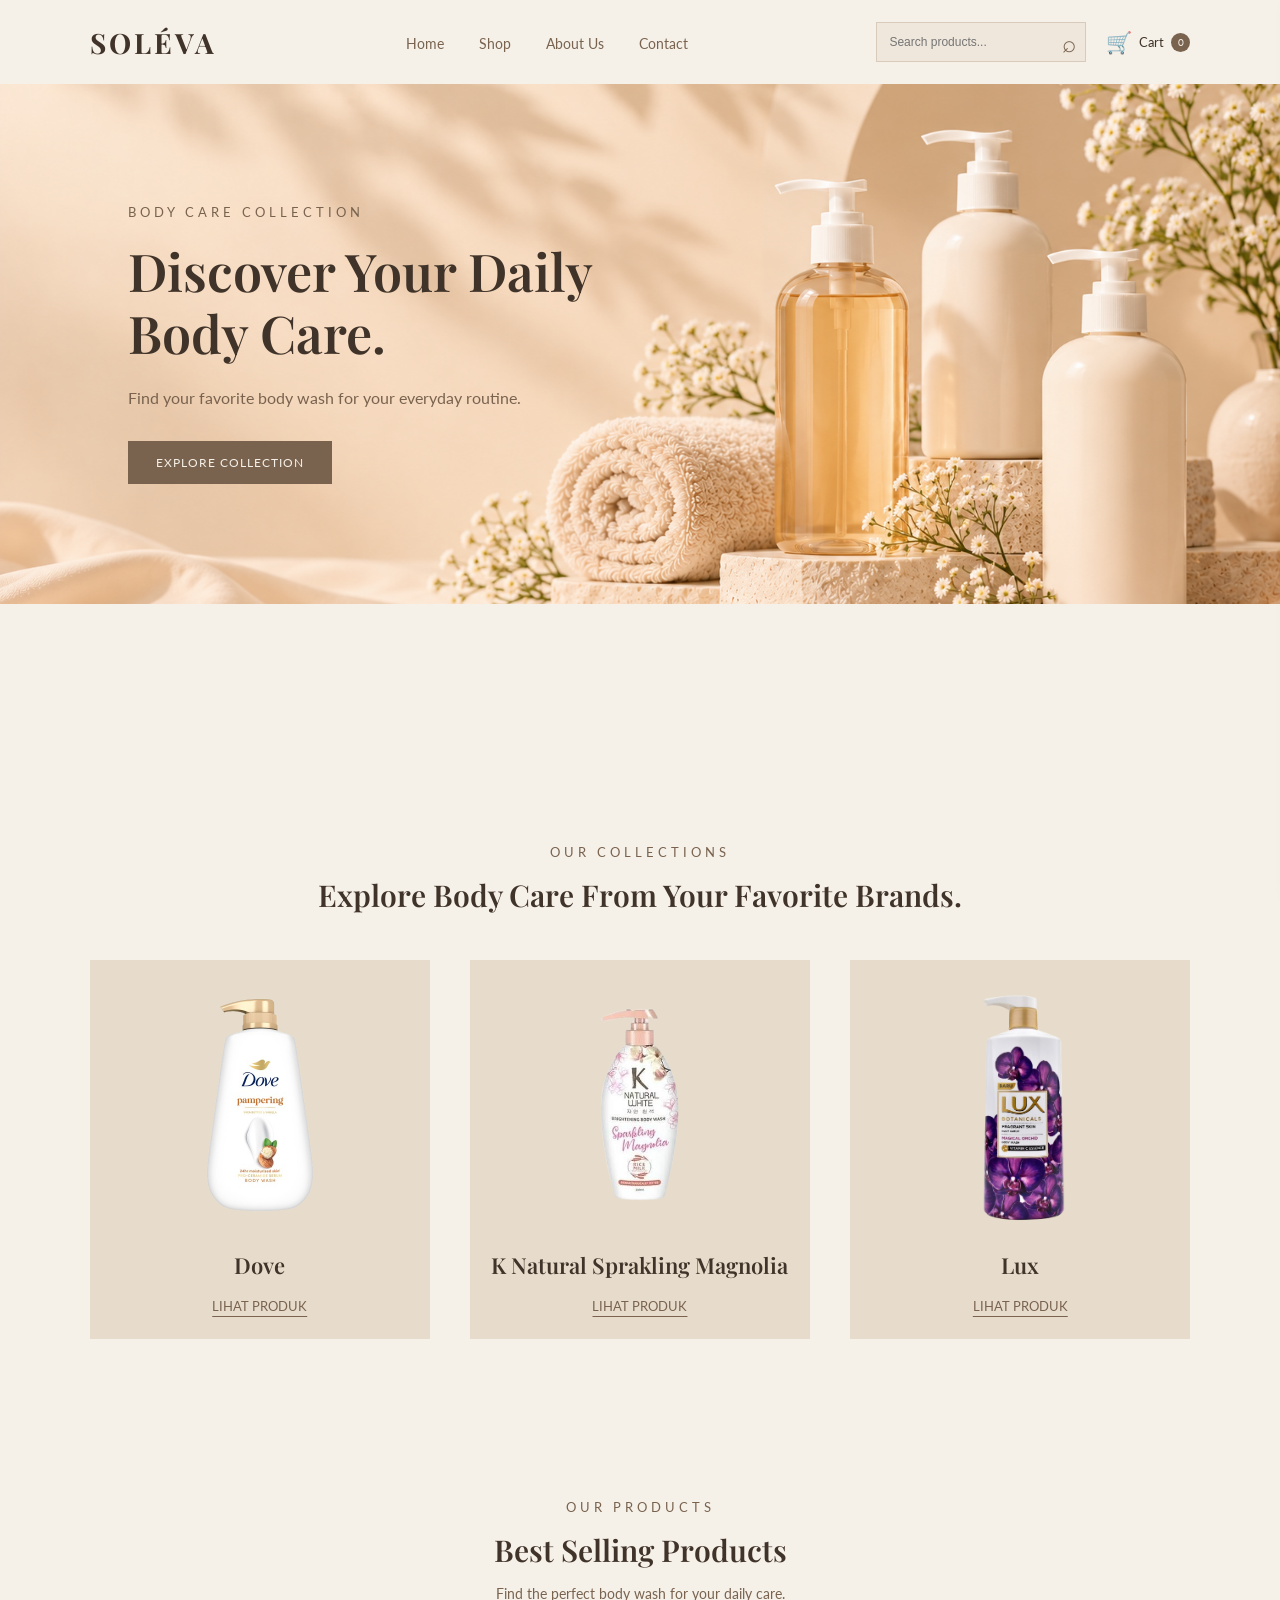
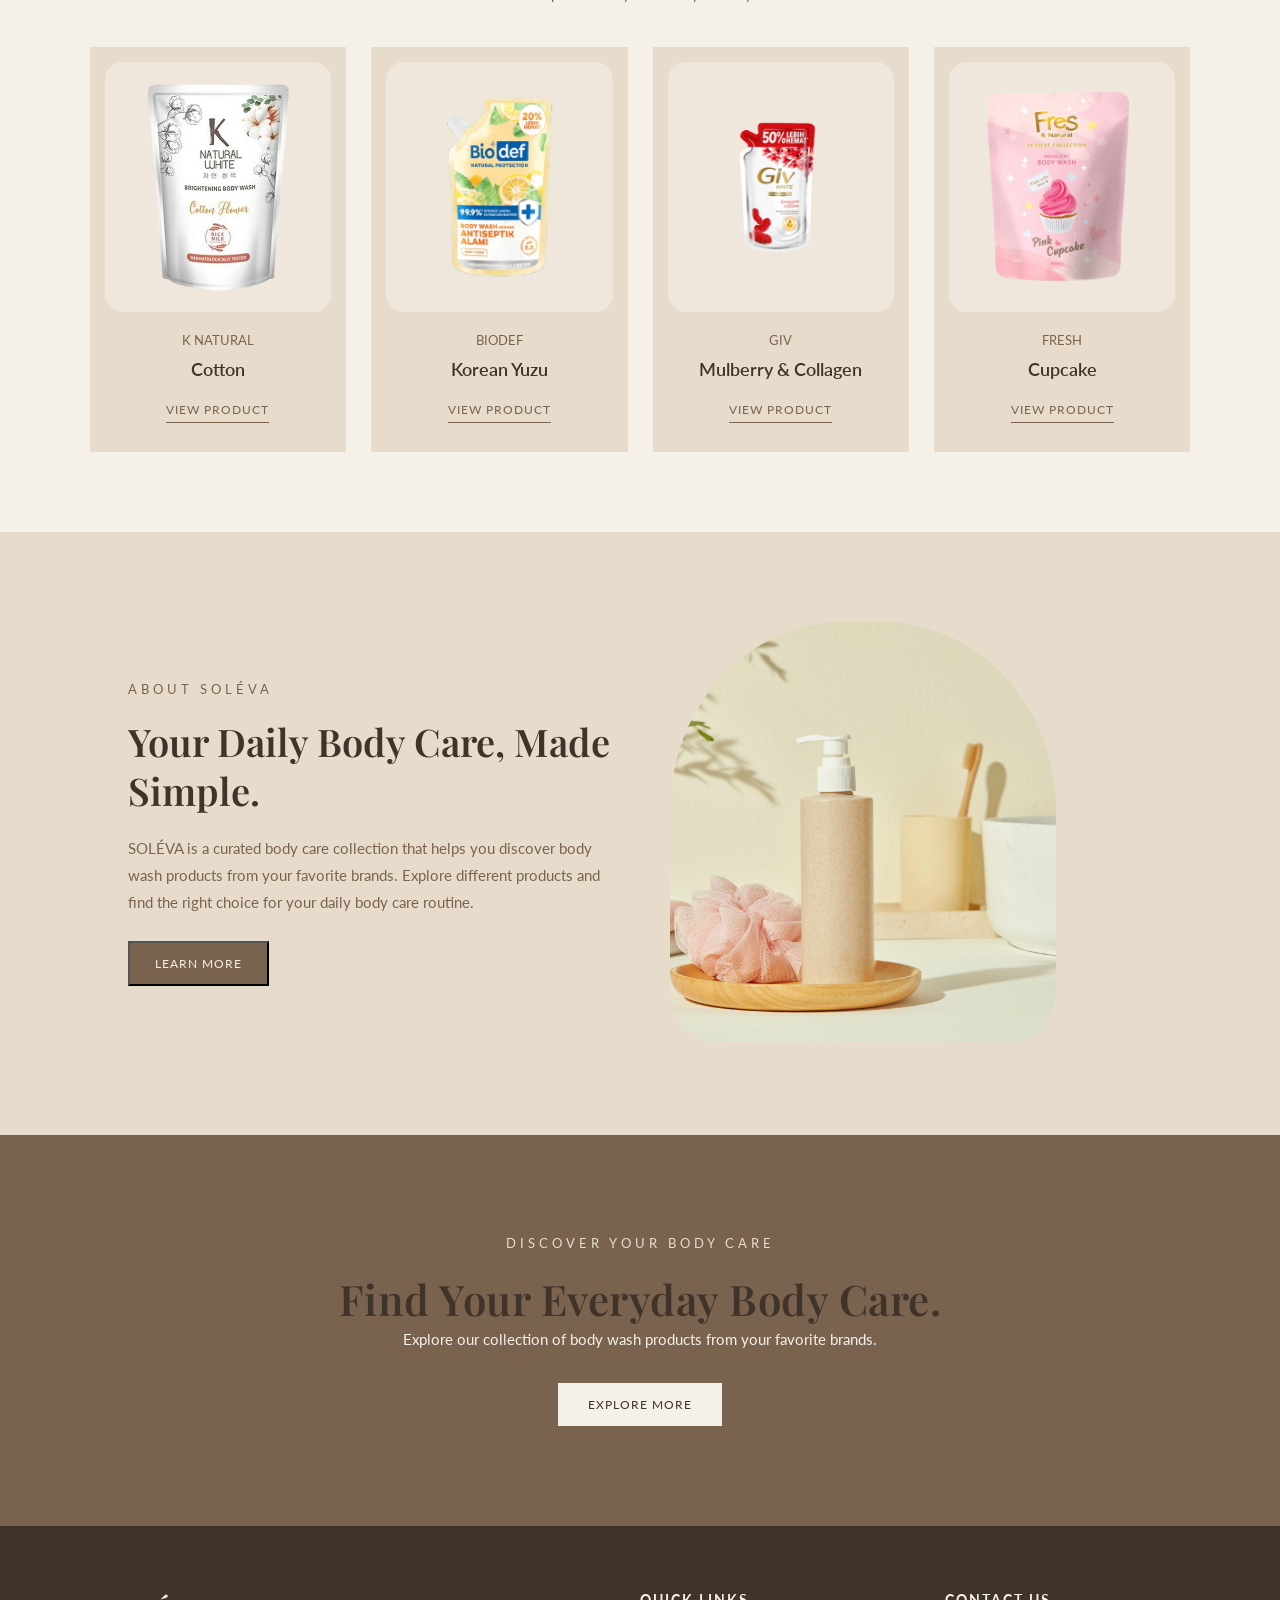
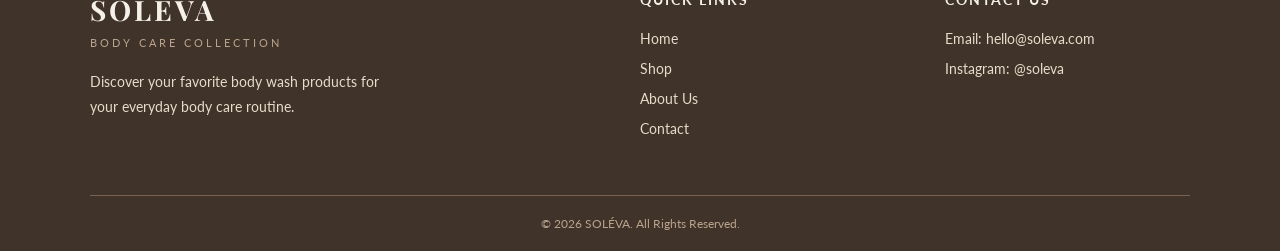
<file: index.html>
<!DOCTYPE html>
<html lang="id">
<head>
    <meta charset="UTF-8">
    <meta name="viewport" content="width=device-width, initial-scale=1.0">
    <title>SOLÉVA | Body Care Collection</title>

    <link href="https://fonts.googleapis.com/css2?family=Lato:wght@400;500;600;700&family=Playfair+Display:wght@500;600;700&display=swap" rel="stylesheet">
    <link rel="stylesheet" href="style.css">
    
</head>
<body>

    
<header>
    <div class="logo">SOLÉVA</div>

    <nav>
        <ul>
            <li><a href="#home">Home</a></li>
            <li><a href="#shop">Shop</a></li>
            <li><a href="#about">About Us</a></li>
            <li><a href="#contact">Contact</a></li>
        </ul>
    </nav>

     <div class="header-actions">
        <div class="search-wrapper">
            <form class="search-box" id="searchForm">
                <input
                    type="search"
                    id="searchInput"
                    placeholder="Search products..."
                >
                <button type="submit" aria-label="Search">
                    <span>⌕</span>
                </button>
            </form>

            <div class="search-results" id="searchResults"></div>
        </div>

        <button type="button" class="cart-button" id="cartButton">
            <span class="cart-icon">🛒</span>
            <span>Cart</span>
            <span class="cart-count" id="cartCount">0</span>
        </button>
    </div>
</header>


<!-- Hero Section -->
<section class="hero" id="home">
    <div class="hero-content">
        <p class="hero-subtitle">BODY CARE COLLECTION</p>

        <h1>Discover Your Daily Body Care.</h1>

        <p class="hero-description">
            Find your favorite body wash for your everyday routine.
        </p>

        <a href="#shop" class="hero-button">EXPLORE COLLECTION</a>
    </div>
</section>

<!-- Our Collections -->
<section class="collections" id="shop">
    <section class="collections" id="collections"></section>
    <div class="section-heading">
        <p>OUR COLLECTIONS</p>
        <h2>Explore Body Care From Your Favorite Brands.</h2>
    </div>

    <div class="collection-container">
        <div class="collection-card">
            <div class="collection-image">
                <img src="images/dove.png" alt="Dove Collection">
            </div>
            <h3>Dove</h3>
           <button class="explore-button" onclick="showCollection('dove')">
    LIHAT PRODUK
</button>
        </div>

        <div class="collection-card">
            <div class="collection-image">
                <img src="images/knatural-spraklingmagnolia.png" alt="K Natural Collection">
            </div>
            <h3>K Natural Sprakling Magnolia</h3>
           <button class="explore-button" onclick="showCollection('knatural')">
    LIHAT PRODUK
</button>
        </div>

        <div class="collection-card">
            <div class="collection-image">
                <img src="images/lux.png" alt="Lux Collection">
            </div>
            <h3>Lux</h3>
           <button class="explore-button" onclick="showCollection('lux')">
    LIHAT PRODUK
</button>
        </div>
    </div>
</section>



<!-- COLLECTION DETAIL PAGE -->
<section class="collection-detail" id="collectionDetail">

    <!-- BREADCRUMB -->
    <div class="collection-breadcrumb">
        <a href="#home">Home</a>
        <span>/</span>
        <a href="#shop">Collections</a>
        <span>/</span>
        <span id="collectionBrand">Dove</span>
    </div>

    <!-- MAIN PRODUCT -->
    <div class="collection-main-product">

        <div class="collection-main-image">
            <img
                id="collectionMainImage"
                src="images/dove.png"
                alt="Dove Pampering Care Body Wash"
            >
        </div>

        <div class="collection-main-info">

    
            <p class="collection-label" id="collectionLabel">DOVE BODY CARE COLLECTION</p>

            <h1 id="collectionMainName">Dove Pampering Care</h1>

            <p id="collectionMainDescription">
                Pilihan body wash dari rangkaian Dove Pampering.
            </p>

            <div class="collection-main-price" id="collectionMainPrice">
                Lihat harga produk
            </div>

            <div class="collection-main-size">
                <h3>Choose Your Size</h3>
                <div id="collectionSizeOptions">
                    <p>Informasi ukuran akan ditampilkan di sini.</p>
                </div>
            </div>

            <a href="#" id="collectionOrderButton"
            class="collection-order-button">
            PESAN SEKARANG
            </a>

            <button
             type="button"
             id="collectionAddToCart"
             class="add-to-cart-button"
            >
            ADD TO CART
            </button>

            <p class="collection-affiliate-note">
                You will be redirected to Shopee to complete your purchase.
            </p>

        </div>

    </div>

    <!-- PRODUCT INFORMATION -->
    <div class="collection-product-information">

        <div class="collection-description">
            <p class="collection-section-label">GET TO KNOW THE PRODUCT</p>
            <h2>Product Description</h2>
            <p id="collectionFullDescription">
                Informasi lengkap produk akan ditampilkan di sini.
            </p>
        </div>

        <div class="collection-benefits">
            <h2>Product Benefits</h2>
            <div id="collectionBenefits">
                Informasi manfaat produk akan ditampilkan di sini.
            </div>
        </div>

        <div class="collection-how-to-use">
            <h2>How To Use</h2>
            <p id="collectionHowToUse">
                Informasi cara penggunaan produk akan ditampilkan di sini.
            </p>
        </div>

    </div>

    <!-- RECOMMENDED PRODUCTS -->
    <div class="recommended-products">
    <p class="collection-section-label">YOU MAY ALSO LIKE</p>
    <h2>Recommended Products</h2>
    <div class="recommended-product-container" id="detailProductContainer"></div>
    </div>

    <!-- BACK BUTTON -->
    <div class="collection-back">
        <button type="button" onclick="backToCollections()">
            BACK TO COLLECTIONS
        </button>
    </div>

</section>



<!-- Best Selling Products -->
<section class="products" id="products">
    <div class="section-heading">
        <p>OUR PRODUCTS</p>
        <h2>Best Selling Products</h2>
        <span>Find the perfect body wash for your daily care.</span>
    </div>

    <div class="product-container">

        <div class="product-card">
            <div class="product-image">
                <img src="images/knatural-cottonflower.png" alt="K Natural Cotton Flower">
            </div>
            <div class="product-info">
                <p>K NATURAL</p>
                <h3>Cotton</h3>
                <a href="product-detail.html">VIEW PRODUCT</a>
            </div>
        </div>

        <div class="product-card">
            <div class="product-image">
                <img src="images/biodef-koreanyuzu.png" alt="Biodef Korean Yuzu">
            </div>
            <div class="product-info">
                <p>BIODEF</p>
                <h3>Korean Yuzu</h3>
                <a href="product-detail-2.html">VIEW PRODUCT</a>
            </div>
        </div>

        <div class="product-card">
            <div class="product-image">
                <img src="images/giv-mulberry.png" alt="GIV Mulberry &amp; Collagen">
            </div>
            <div class="product-info">
                <p>GIV</p>
                <h3>Mulberry &amp; Collagen</h3>
                <a href="product-detail-3.html">VIEW PRODUCT</a>
            </div>
        </div>

        <div class="product-card">
            <div class="product-image">
                <img src="images/fresh-cupcake.png" alt="Fresh Cupcake">
            </div>
            <div class="product-info">
                <p>FRESH</p>
                <h3>Cupcake</h3>
                <a href="product-detail-4.html">VIEW PRODUCT</a>
            </div>
        </div>

    </div>
</section>


<!-- About SOLÉVA -->
<section class="about" id="about">
    <div class="about-content">
        <p class="about-subtitle">ABOUT SOLÉVA</p>

        <h2>Your Daily Body Care, Made Simple.</h2>

        <p class="about-description">
            SOLÉVA is a curated body care collection that helps
            you discover body wash products from your favorite brands.
            Explore different products and find the right choice
            for your daily body care routine.
        </p>

        <button type="button" class="about-button" id="learnMoreButton">
    LEARN MORE
</button>
    </div>

    <div class="about-image">
        <img src="images/about-soleva.jpg" alt="SOLÉVA Body Care">
    </div>
</section>

<!-- ABOUT SOLÉVA POP-UP -->
<div class="about-modal" id="aboutModal">
    <div class="about-modal-content">

        <button type="button" class="about-modal-close" id="closeAboutModal">
            &times;
        </button>

        <p class="about-subtitle">GET TO KNOW US</p>
        <h2>Welcome to SOLÉVA</h2>

        <p>
            SOLÉVA is a curated body care collection created to help
            you discover body wash products from your favorite brands.
        </p>

        <h3>Our Philosophy</h3>
        <p>
            We believe that choosing body care should be simple.
            Every product offers different experiences, scents,
            and benefits for your everyday routine.
        </p>

        <h3>Our Collection</h3>
        <p>
            Explore a variety of body wash products from selected
            brands, including Dove, K Natural, Lux, and more.
        </p>

        <h3>Our Purpose</h3>
        <p>
            SOLÉVA helps you explore product information and discover
            body care options that suit your preferences.
        </p>

    </div>
</div>



<!-- Explore More -->
<section class="explore-more">
    <div class="explore-content">
        <p>DISCOVER YOUR BODY CARE</p>

        <h2>Find Your Everyday Body Care.</h2>

        <span>
            Explore our collection of body wash products
            from your favorite brands.
        </span>

        <a href="#products">EXPLORE MORE</a>
    </div>
</section>


<!-- Footer -->
<footer class="footer" id="contact">
    <div class="footer-container">

        <div class="footer-brand">
            <h2>SOLÉVA</h2>
            <p>BODY CARE COLLECTION</p>
            <span>
                Discover your favorite body wash products
                for your everyday body care routine.
            </span>
        </div>

        <div class="footer-links">
            <h3>QUICK LINKS</h3>
            <a href="#home">Home</a>
            <a href="#shop">Shop</a>
            <a href="#about">About Us</a>
            <a href="#contact">Contact</a>
        </div>

        <div class="footer-contact">
            <h3>CONTACT US</h3>
            <p>Email: hello@soleva.com</p>
            <p>Instagram: @soleva</p>
        </div>

    </div>

    <div class="footer-bottom">
        <p>© 2026 SOLÉVA. All Rights Reserved.</p>
    </div>
</footer>


<!-- SHOPPING CART PANEL -->
<div class="cart-overlay" id="cartOverlay"></div>

<aside class="cart-panel" id="cartPanel">
    <div class="cart-header">
        <h2>My Shopping Cart</h2>
        <button type="button" id="closeCartButton">×</button>
    </div>

    <div class="cart-items" id="cartItems">
        <p class="cart-empty">Your cart is currently empty.</p>
    </div>

    <div class="cart-footer">
        <p>Selected Products: <span id="cartTotalItems">0</span></p>
        <p class="cart-note">
            Purchase each product through its Shopee link.
        </p>
    </div>
</aside>

    <script src="script.js"></script>
</body>
</html>
</file>
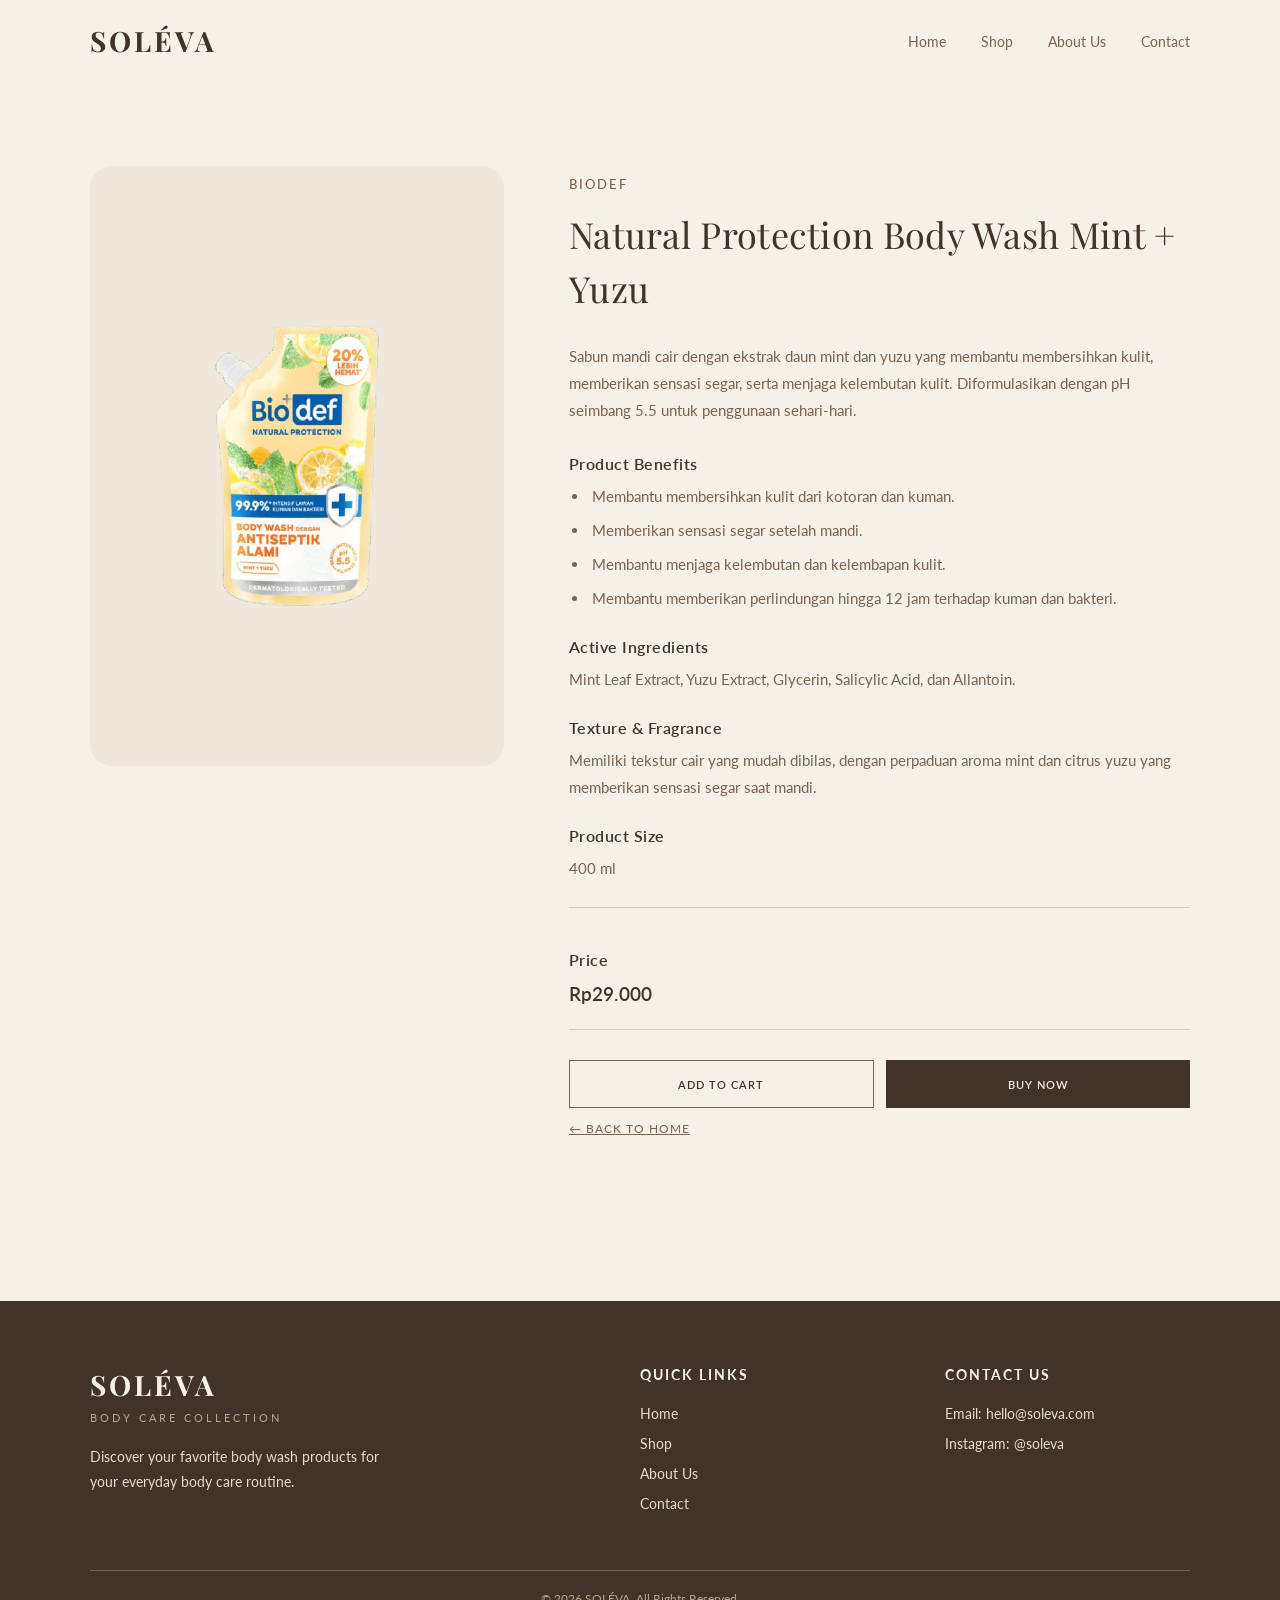
<file: product-detail-2.html>
<!DOCTYPE html>
<html lang="id">
<head>
    <meta charset="UTF-8">
    <meta name="viewport" content="width=device-width, initial-scale=1.0">

    <title>Biodef Mint + Yuzu | SOLÉVA</title>

    <link href="https://fonts.googleapis.com/css2?family=Lato:wght@400;500;600;700&family=Playfair+Display:wght@500;600;700&display=swap" rel="stylesheet">

    <link rel="stylesheet" href="style.css">
</head>

<body>

    <!-- HEADER -->
    <header>
        <div class="logo">SOLÉVA</div>

        <nav>
            <ul>
                <li><a href="index.html#home">Home</a></li>
                <li><a href="index.html#shop">Shop</a></li>
                <li><a href="index.html#about">About Us</a></li>
                <li><a href="index.html#contact">Contact</a></li>
            </ul>
        </nav>
    </header>


    <!-- PRODUCT DETAIL -->
    <main class="product-detail">

        <!-- PRODUCT IMAGE -->
        <div class="product-detail-image">
            <img
                src="images/biodef-koreanyuzu.png"
                alt="Biodef Natural Protection Body Wash Mint and Yuzu"
            >
        </div>


        <!-- PRODUCT INFORMATION -->
        <div class="product-detail-info">

            <p class="product-brand">BIODEF</p>

            <h1>
                Natural Protection Body Wash Mint + Yuzu
            </h1>

            <p class="product-short-description">
                Sabun mandi cair dengan ekstrak daun mint dan yuzu
                yang membantu membersihkan kulit, memberikan sensasi
                segar, serta menjaga kelembutan kulit. Diformulasikan
                dengan pH seimbang 5.5 untuk penggunaan sehari-hari.
            </p>


            <!-- PRODUCT DESCRIPTION -->
            <div class="product-description">

                <div class="description-item">
                    <h3>Product Benefits</h3>

                    <ul>
                        <li>Membantu membersihkan kulit dari kotoran dan kuman.</li>
                        <li>Memberikan sensasi segar setelah mandi.</li>
                        <li>Membantu menjaga kelembutan dan kelembapan kulit.</li>
                        <li>Membantu memberikan perlindungan hingga 12 jam terhadap kuman dan bakteri.</li>
                    </ul>
                </div>


                <div class="description-item">
                    <h3>Active Ingredients</h3>

                    <p>
                        Mint Leaf Extract, Yuzu Extract, Glycerin,
                        Salicylic Acid, dan Allantoin.
                    </p>
                </div>


                <div class="description-item">
                    <h3>Texture &amp; Fragrance</h3>

                    <p>
                        Memiliki tekstur cair yang mudah dibilas,
                        dengan perpaduan aroma mint dan citrus yuzu
                        yang memberikan sensasi segar saat mandi.
                    </p>
                </div>


                <div class="description-item">
                    <h3>Product Size</h3>

                    <p>400 ml</p>
                </div>


                <div class="description-item product-price">
                    <h3>Price</h3>

                    <p>Rp29.000</p>
                </div>

            </div>

            <!-- BUTTONS -->
            <div class="product-detail-buttons">
            <div class="purchase-buttons">

            <button
            type="button"
            class="add-to-cart-button"
            id="productAddToCart"
            data-name="Biodef Korean Yuzu"
            data-image="images/biodef-koreanyuzu.png"
            data-price="Rp29.000"
            data-link="https://s.shopee.co.id/60TE6TzJEe"
            >
            ADD TO CART
            </button>

            <a
                href="https://s.shopee.co.id/60TE6TzJEe"
                class="buy-button"
                id="productBuyButton"
                target="_blank"
                rel="noopener noreferrer"
            >
            BUY NOW
            </a>
        </div>

        <a href="index.html" class="back-button">
        ← BACK TO HOME
        </a>
    </div>
    </main>


    <!-- FOOTER -->
    <footer class="footer" id="contact">

        <div class="footer-container">

            <div class="footer-brand">
                <h2>SOLÉVA</h2>
                <p>BODY CARE COLLECTION</p>

                <span>
                    Discover your favorite body wash products
                    for your everyday body care routine.
                </span>
            </div>


            <div class="footer-links">
                <h3>QUICK LINKS</h3>

                <a href="index.html#home">Home</a>
                <a href="index.html#shop">Shop</a>
                <a href="index.html#about">About Us</a>
                <a href="index.html#contact">Contact</a>
            </div>


            <div class="footer-contact">
                <h3>CONTACT US</h3>

                <p>Email: hello@soleva.com</p>
                <p>Instagram: @soleva</p>
            </div>

        </div>


        <div class="footer-bottom">
            <p>© 2026 SOLÉVA. All Rights Reserved.</p>
        </div>

    </footer>
<script>
document.addEventListener("DOMContentLoaded", function () {
    const addButton = document.getElementById("productAddToCart");

    if (!addButton) return;

    addButton.addEventListener("click", function () {
        let cart = JSON.parse(localStorage.getItem("solevaCart")) || [];

        const product = {
            name: this.dataset.name,
            image: this.dataset.image,
            price: this.dataset.price,
            link: this.dataset.link
        };

        const existingProduct = cart.find(function (item) {
            return item.name === product.name && item.link === product.link;
        });

        if (existingProduct) {
            existingProduct.quantity = (Number(existingProduct.quantity) || 1) + 1;
        } else {
            cart.push({
                ...product,
                quantity: 1
            });
        }

        localStorage.setItem("solevaCart", JSON.stringify(cart));

        alert("Product added to cart!");
    });
});
</script>

</body>
</html>
</file>
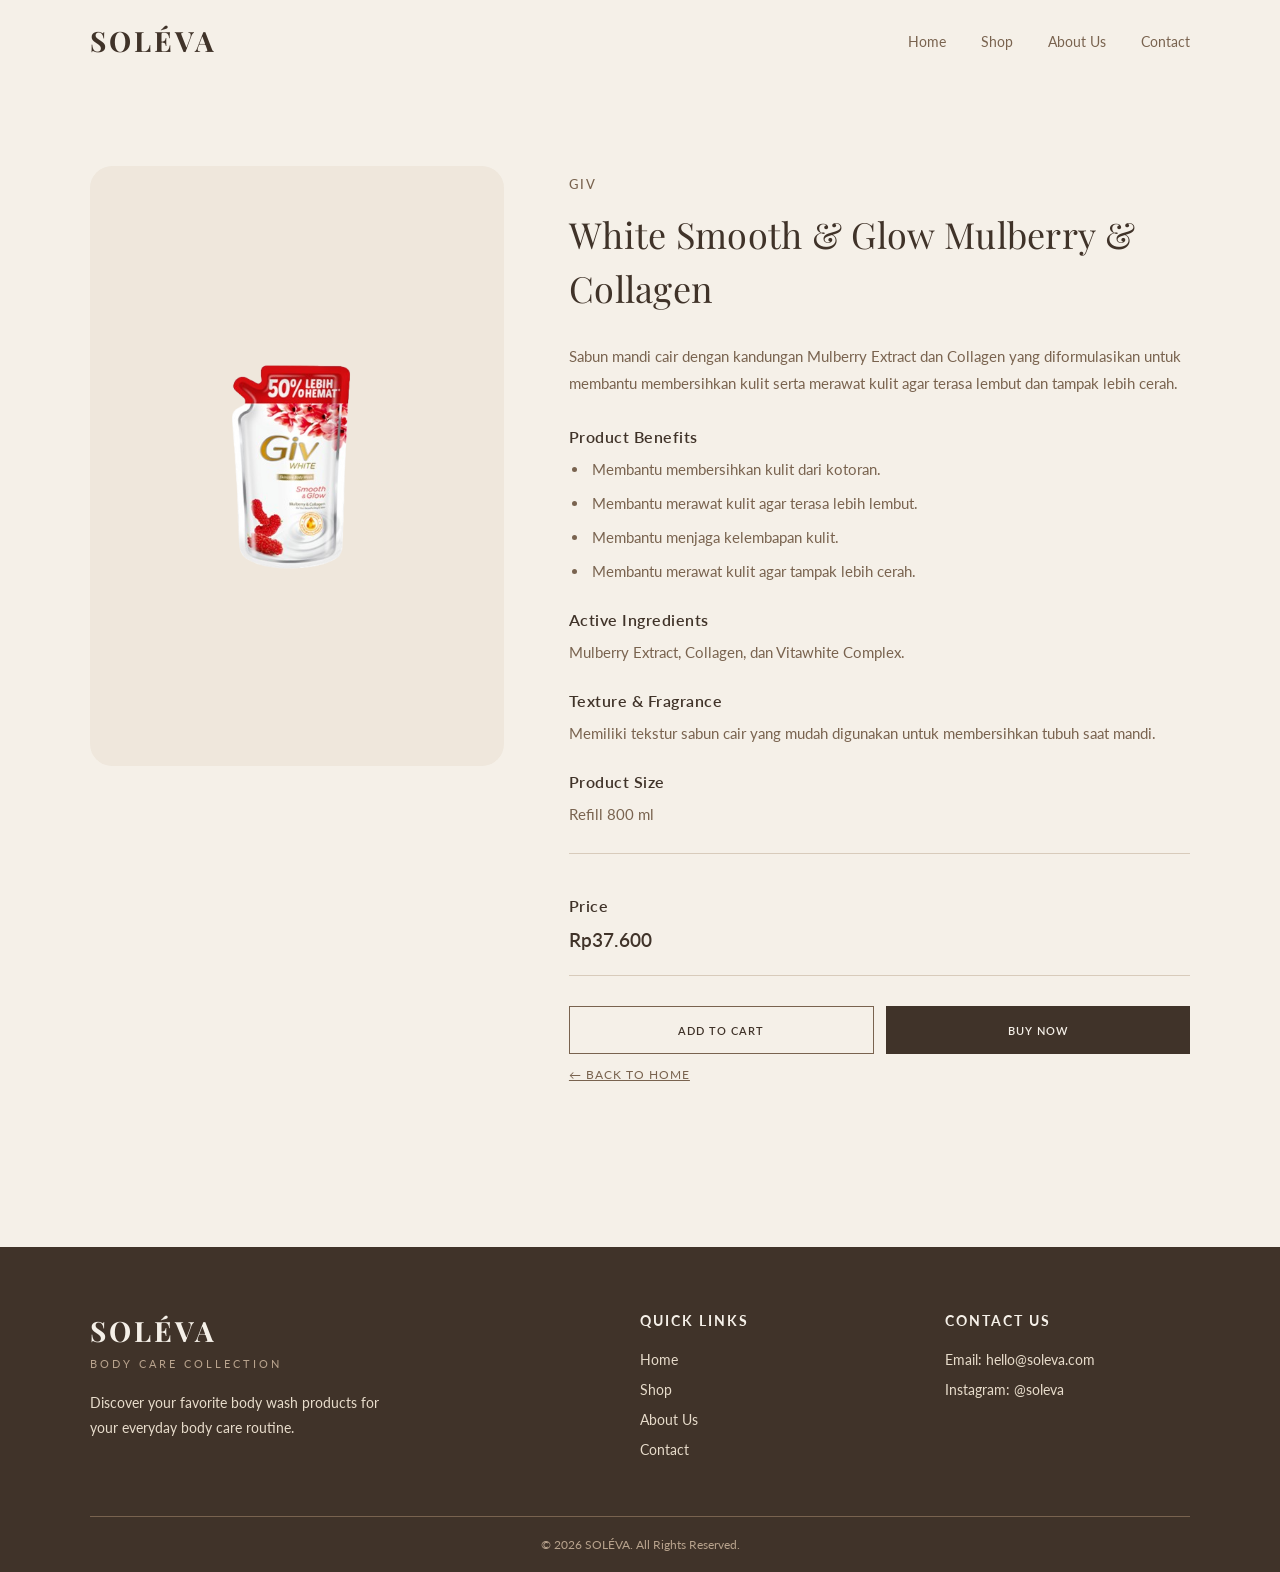
<file: product-detail-3.html>
<!DOCTYPE html>
<html lang="id">
<head>
    <meta charset="UTF-8">
    <meta name="viewport" content="width=device-width, initial-scale=1.0">

    <title>GIV Mulberry & Collagen | SOLÉVA</title>

    <link href="https://fonts.googleapis.com/css2?family=Lato:wght@400;500;600;700&family=Playfair+Display:wght@500;600;700&display=swap" rel="stylesheet">

    <link rel="stylesheet" href="style.css">
</head>

<body>

    <!-- HEADER -->
    <header>
        <div class="logo">SOLÉVA</div>

        <nav>
            <ul>
                <li><a href="index.html#home">Home</a></li>
                <li><a href="index.html#shop">Shop</a></li>
                <li><a href="index.html#about">About Us</a></li>
                <li><a href="index.html#contact">Contact</a></li>
            </ul>
        </nav>
    </header>


    <!-- PRODUCT DETAIL -->
    <main class="product-detail">

        <!-- PRODUCT IMAGE -->
        <div class="product-detail-image">
            <img
                src="images/giv-mulberry.png"
                alt="GIV White Smooth and Glow Mulberry and Collagen"
            >
        </div>


        <!-- PRODUCT INFORMATION -->
        <div class="product-detail-info">

            <p class="product-brand">GIV</p>

            <h1>
                White Smooth &amp; Glow Mulberry &amp; Collagen
            </h1>

            <p class="product-short-description">
                Sabun mandi cair dengan kandungan Mulberry Extract
                dan Collagen yang diformulasikan untuk membantu
                membersihkan kulit serta merawat kulit agar terasa
                lembut dan tampak lebih cerah.
            </p>


            <!-- PRODUCT DESCRIPTION -->
            <div class="product-description">

                <div class="description-item">
                    <h3>Product Benefits</h3>

                    <ul>
                        <li>Membantu membersihkan kulit dari kotoran.</li>
                        <li>Membantu merawat kulit agar terasa lebih lembut.</li>
                        <li>Membantu menjaga kelembapan kulit.</li>
                        <li>Membantu merawat kulit agar tampak lebih cerah.</li>
                    </ul>
                </div>


                <div class="description-item">
                    <h3>Active Ingredients</h3>

                    <p>
                        Mulberry Extract, Collagen, dan Vitawhite Complex.
                    </p>
                </div>


                <div class="description-item">
                    <h3>Texture &amp; Fragrance</h3>

                    <p>
                        Memiliki tekstur sabun cair yang mudah digunakan
                        untuk membersihkan tubuh saat mandi.
                    </p>
                </div>


                <div class="description-item">
                    <h3>Product Size</h3>

                    <p>Refill 800 ml</p>
                </div>

                <div class="description-item product-price">
                    <h3>Price</h3>

                    <p>Rp37.600</p>
                </div>

            </div>


            <!-- BUTTONS -->
            <div class="product-detail-buttons">
            <div class="purchase-buttons">

            <button
            type="button"
            class="add-to-cart-button"
            id="productAddToCart"
            data-name="GIV Mulberry & Collagen"
            data-image="images/giv-mulberry.png"
            data-price="Rp37.600"
            data-link="https://s.shopee.co.id/AKcC6EjCwK"
            >
            ADD TO CART
            </button>

            <a
                href="https://s.shopee.co.id/AKcC6EjCwK"
                class="buy-button"
                id="productBuyButton"
                target="_blank"
                rel="noopener noreferrer"
            >
            BUY NOW
            </a>
        </div>

        <a href="index.html" class="back-button">
        ← BACK TO HOME
        </a>
    </div>
    </main>


    <!-- FOOTER -->
    <footer class="footer" id="contact">

        <div class="footer-container">

            <div class="footer-brand">
                <h2>SOLÉVA</h2>
                <p>BODY CARE COLLECTION</p>

                <span>
                    Discover your favorite body wash products
                    for your everyday body care routine.
                </span>
            </div>


            <div class="footer-links">
                <h3>QUICK LINKS</h3>

                <a href="index.html#home">Home</a>
                <a href="index.html#shop">Shop</a>
                <a href="index.html#about">About Us</a>
                <a href="index.html#contact">Contact</a>
            </div>


            <div class="footer-contact">
                <h3>CONTACT US</h3>

                <p>Email: hello@soleva.com</p>
                <p>Instagram: @soleva</p>
            </div>

        </div>


        <div class="footer-bottom">
            <p>© 2026 SOLÉVA. All Rights Reserved.</p>
        </div>

    </footer>

    <script>
document.addEventListener("DOMContentLoaded", function () {
    const addButton = document.getElementById("productAddToCart");

    if (!addButton) return;

    addButton.addEventListener("click", function () {
        let cart = JSON.parse(localStorage.getItem("solevaCart")) || [];

        const product = {
            name: this.dataset.name,
            image: this.dataset.image,
            price: this.dataset.price,
            link: this.dataset.link
        };

        const existingProduct = cart.find(function (item) {
            return item.name === product.name && item.link === product.link;
        });

        if (existingProduct) {
            existingProduct.quantity = (Number(existingProduct.quantity) || 1) + 1;
        } else {
            cart.push({
                ...product,
                quantity: 1
            });
        }

        localStorage.setItem("solevaCart", JSON.stringify(cart));

        alert("Product added to cart!");
    });
});
</script>

</body>
</html>
</file>
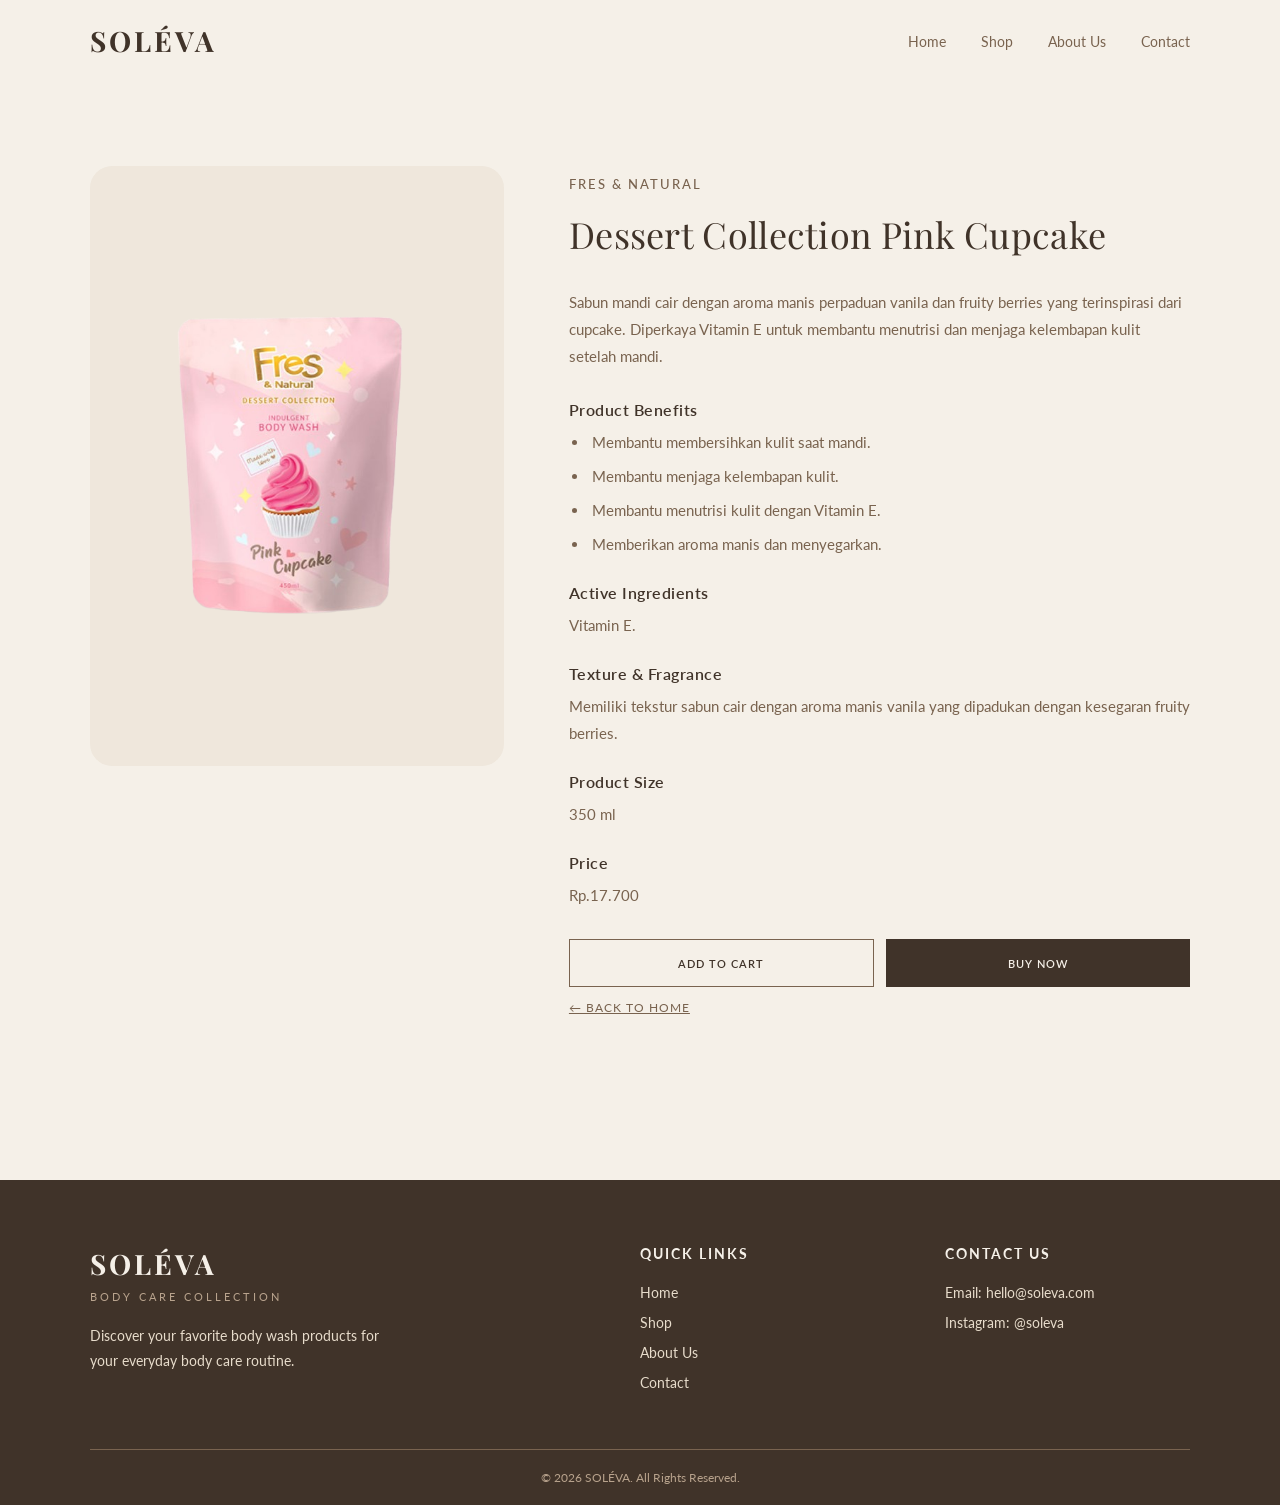
<file: product-detail-4.html>
<!DOCTYPE html>
<html lang="id">
<head>
    <meta charset="UTF-8">
    <meta name="viewport" content="width=device-width, initial-scale=1.0">

    <title>Fres & Natural Pink Cupcake | SOLÉVA</title>

    <link href="https://fonts.googleapis.com/css2?family=Lato:wght@400;500;600;700&family=Playfair+Display:wght@500;600;700&display=swap" rel="stylesheet">

    <link rel="stylesheet" href="style.css">
</head>

<body>

    <!-- HEADER -->
    <header>
        <div class="logo">SOLÉVA</div>

        <nav>
            <ul>
                <li><a href="index.html#home">Home</a></li>
                <li><a href="index.html#shop">Shop</a></li>
                <li><a href="index.html#about">About Us</a></li>
                <li><a href="index.html#contact">Contact</a></li>
            </ul>
        </nav>
    </header>


    <!-- PRODUCT DETAIL -->
    <main class="product-detail">

        <!-- PRODUCT IMAGE -->
        <div class="product-detail-image">
            <img
                src="images/fresh-cupcake.png"
                alt="Fres & Natural Dessert Collection Pink Cupcake Body Wash"
            >
        </div>


        <!-- PRODUCT INFORMATION -->
        <div class="product-detail-info">

            <p class="product-brand">FRES &amp; NATURAL</p>

            <h1>
                Dessert Collection Pink Cupcake
            </h1>

            <p class="product-short-description">
                Sabun mandi cair dengan aroma manis perpaduan vanila
                dan fruity berries yang terinspirasi dari cupcake.
                Diperkaya Vitamin E untuk membantu menutrisi dan
                menjaga kelembapan kulit setelah mandi.
            </p>


            <!-- PRODUCT DESCRIPTION -->
            <div class="product-description">

                <div class="description-item">
                    <h3>Product Benefits</h3>

                    <ul>
                        <li>Membantu membersihkan kulit saat mandi.</li>
                        <li>Membantu menjaga kelembapan kulit.</li>
                        <li>Membantu menutrisi kulit dengan Vitamin E.</li>
                        <li>Memberikan aroma manis dan menyegarkan.</li>
                    </ul>
                </div>


                <div class="description-item">
                    <h3>Active Ingredients</h3>

                    <p>
                        Vitamin E.
                    </p>
                </div>


                <div class="description-item">
                    <h3>Texture &amp; Fragrance</h3>

                    <p>
                        Memiliki tekstur sabun cair dengan aroma
                        manis vanila yang dipadukan dengan kesegaran
                        fruity berries.
                    </p>
                </div>


                <div class="description-item">
                    <h3>Product Size</h3>

                    <p>350 ml</p>
                </div>
                <div class="description-item">
                    <h3>Price </h3>

                    <p>Rp.17.700</p>

            </div>


            <!-- BUTTONS -->
            <div class="product-detail-buttons">
            <div class="purchase-buttons">

            <button
            type="button"
            class="add-to-cart-button"
            id="productAddToCart"
            data-name="Fres & Natural Pink Cupcake"
            data-image="images/fresh-cupcake.png"
            data-price="Rp17.700"
            data-link="https://s.shopee.co.id/5LDW8x4WqO"
            >
            ADD TO CART
            </button>

            <a
                href="https://s.shopee.co.id/5LDW8x4WqO"
                class="buy-button"
                id="productBuyButton"
                target="_blank"
                rel="noopener noreferrer"
            >
            BUY NOW
            </a>
        </div>

        <a href="index.html" class="back-button">
        ← BACK TO HOME
        </a>
    </div>
    </main>


    <!-- FOOTER -->
    <footer class="footer" id="contact">

        <div class="footer-container">

            <div class="footer-brand">
                <h2>SOLÉVA</h2>
                <p>BODY CARE COLLECTION</p>

                <span>
                    Discover your favorite body wash products
                    for your everyday body care routine.
                </span>
            </div>


            <div class="footer-links">
                <h3>QUICK LINKS</h3>

                <a href="index.html#home">Home</a>
                <a href="index.html#shop">Shop</a>
                <a href="index.html#about">About Us</a>
                <a href="index.html#contact">Contact</a>
            </div>


            <div class="footer-contact">
                <h3>CONTACT US</h3>

                <p>Email: hello@soleva.com</p>
                <p>Instagram: @soleva</p>
            </div>

        </div>


        <div class="footer-bottom">
            <p>© 2026 SOLÉVA. All Rights Reserved.</p>
        </div>

    </footer>

    <script>
document.addEventListener("DOMContentLoaded", function () {
    const addButton = document.getElementById("productAddToCart");

    if (!addButton) return;

    addButton.addEventListener("click", function () {
        let cart = JSON.parse(localStorage.getItem("solevaCart")) || [];

        const product = {
            name: this.dataset.name,
            image: this.dataset.image,
            price: this.dataset.price,
            link: this.dataset.link
        };

        const existingProduct = cart.find(function (item) {
            return item.name === product.name && item.link === product.link;
        });

        if (existingProduct) {
            existingProduct.quantity = (Number(existingProduct.quantity) || 1) + 1;
        } else {
            cart.push({
                ...product,
                quantity: 1
            });
        }

        localStorage.setItem("solevaCart", JSON.stringify(cart));

        alert("Product added to cart!");
    });
});
</script>

</body>
</html>
</file>
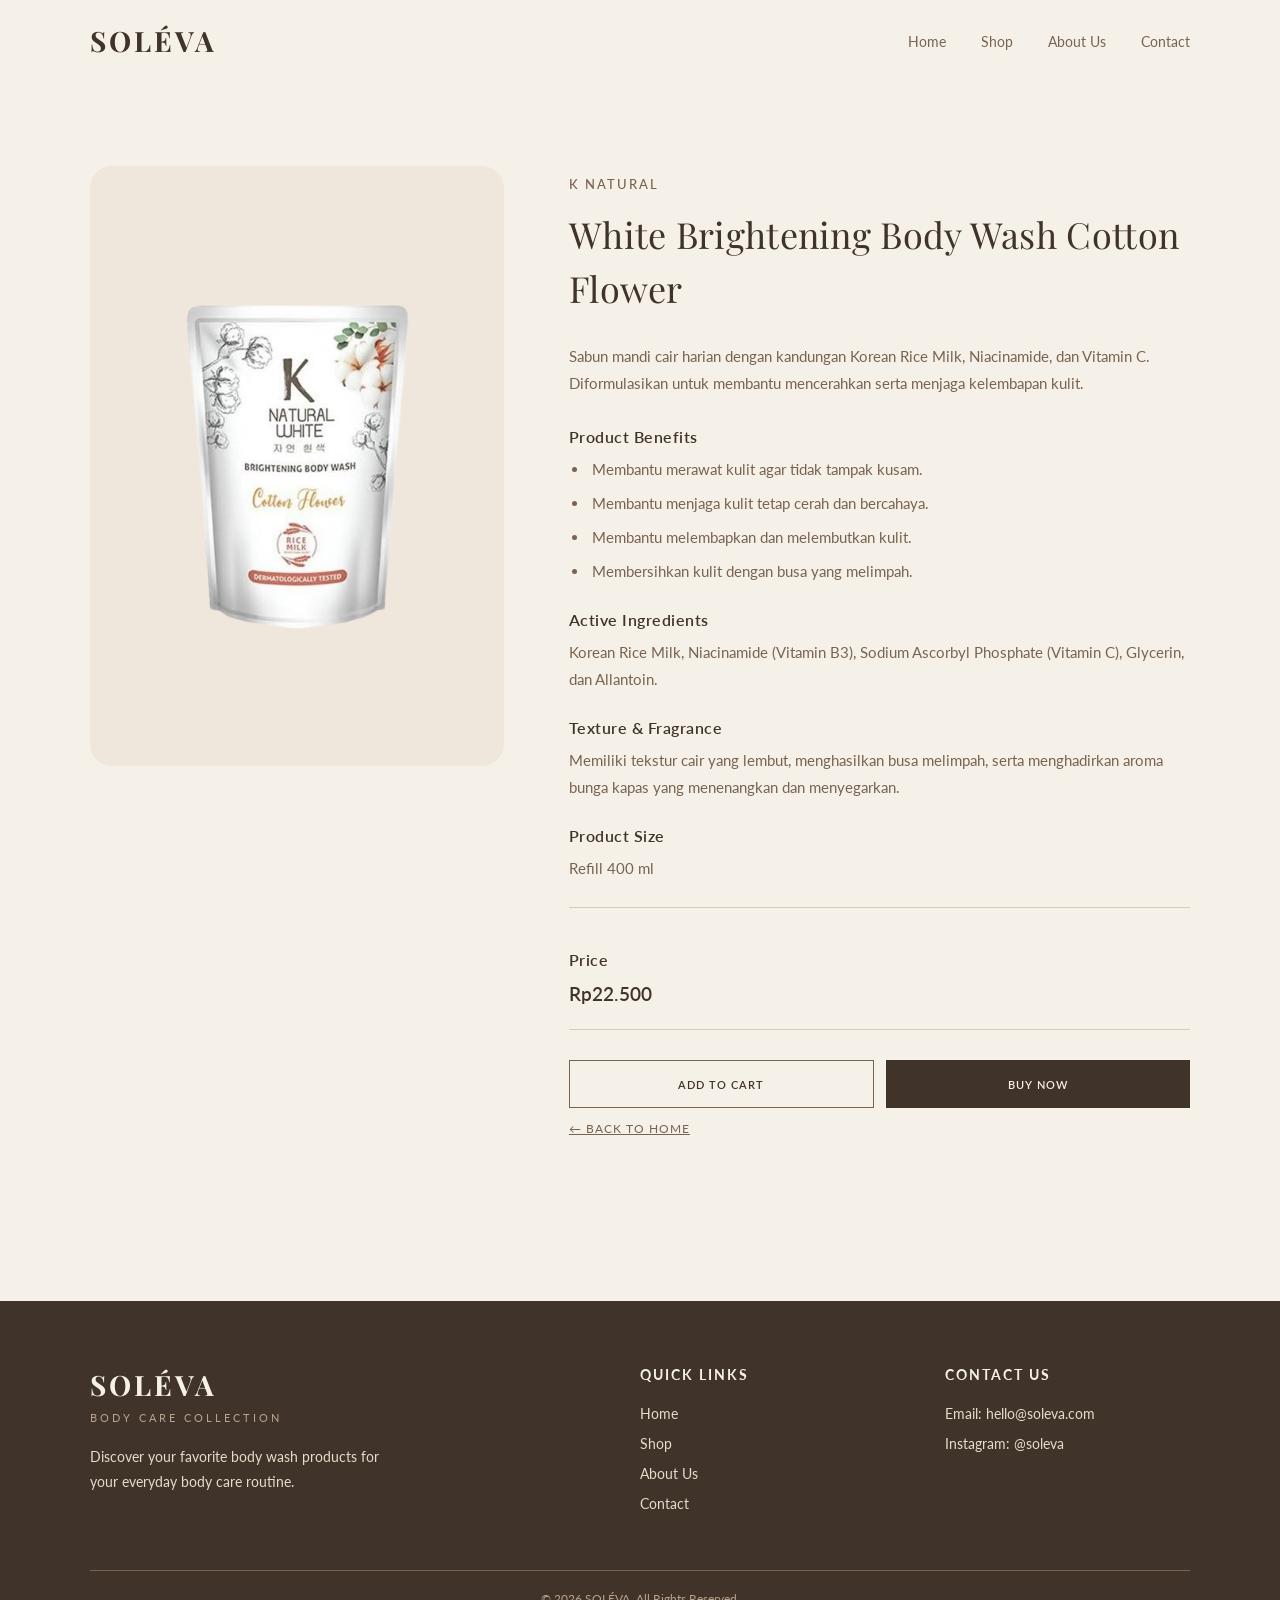
<file: product-detail.html>
<!DOCTYPE html>
<html lang="id">
<head>
    <meta charset="UTF-8">
    <meta name="viewport" content="width=device-width, initial-scale=1.0">

    <title>K Natural Cotton Flower | SOLÉVA</title>

    <link href="https://fonts.googleapis.com/css2?family=Lato:wght@400;500;600;700&family=Playfair+Display:wght@500;600;700&display=swap" rel="stylesheet">

    <link rel="stylesheet" href="style.css">
</head>

<body>

    <!-- HEADER -->
    <header>
        <div class="logo">SOLÉVA</div>

        <nav>
            <ul>
                <li><a href="index.html#home">Home</a></li>
                <li><a href="index.html#shop">Shop</a></li>
                <li><a href="index.html#about">About Us</a></li>
                <li><a href="index.html#contact">Contact</a></li>
            </ul>
        </nav>
    </header>


    <!-- PRODUCT DETAIL -->
    <main class="product-detail">

        <!-- PRODUCT IMAGE -->
        <div class="product-detail-image">
            <img
                src="images/knatural-cottonflower.png"
                alt="K Natural White Brightening Body Wash Cotton Flower"
            >
        </div>


        <!-- PRODUCT INFORMATION -->
        <div class="product-detail-info">

            <p class="product-brand">K NATURAL</p>

            <h1>
                White Brightening Body Wash Cotton Flower
            </h1>

            <p class="product-short-description">
                Sabun mandi cair harian dengan kandungan Korean Rice Milk,
                Niacinamide, dan Vitamin C. Diformulasikan untuk membantu
                mencerahkan serta menjaga kelembapan kulit.
            </p>


            <!-- PRODUCT DESCRIPTION -->
            <div class="product-description">

                <div class="description-item">
                    <h3>Product Benefits</h3>

                    <ul>
                        <li>Membantu merawat kulit agar tidak tampak kusam.</li>
                        <li>Membantu menjaga kulit tetap cerah dan bercahaya.</li>
                        <li>Membantu melembapkan dan melembutkan kulit.</li>
                        <li>Membersihkan kulit dengan busa yang melimpah.</li>
                    </ul>
                </div>


                <div class="description-item">
                    <h3>Active Ingredients</h3>

                    <p>
                        Korean Rice Milk, Niacinamide (Vitamin B3),
                        Sodium Ascorbyl Phosphate (Vitamin C),
                        Glycerin, dan Allantoin.
                    </p>
                </div>


                <div class="description-item">
                    <h3>Texture &amp; Fragrance</h3>

                    <p>
                        Memiliki tekstur cair yang lembut, menghasilkan
                        busa melimpah, serta menghadirkan aroma bunga kapas
                        yang menenangkan dan menyegarkan.
                    </p>
                </div>


                <div class="description-item">
                    <h3>Product Size</h3>

                    <p>Refill 400 ml</p>
                </div>


                <div class="description-item product-price">
                    <h3>Price</h3>

                    <p>Rp22.500</p>
                </div>

            </div>


                      
        <!-- BUTTONS -->
        <div class="product-detail-buttons">
        <div class="purchase-buttons">
        <button
            type="button"
            class="add-to-cart-button"
            id="productAddToCart"
            data-name="White Brightening Body Wash Cotton Flower"
            data-image="images/knatural-cottonflower.png"
            data-price="Rp22.500"
            data-link="https://s.shopee.co.id/4fxpLRVJl5"
        >
            ADD TO CART
        </button>

        <a
            href="https://s.shopee.co.id/4fxpLRVJl5"
            class="buy-button"
            id="productBuyButton"
            target="_blank"
            rel="noopener noreferrer"
        >
            BUY NOW
        </a>
    </div>

    <a href="index.html" class="back-button">
    ← BACK TO HOME
    </a>
</div>

    </main>


    <!-- FOOTER -->
    <footer class="footer" id="contact">

        <div class="footer-container">

            <div class="footer-brand">
                <h2>SOLÉVA</h2>
                <p>BODY CARE COLLECTION</p>

                <span>
                    Discover your favorite body wash products
                    for your everyday body care routine.
                </span>
            </div>


            <div class="footer-links">
                <h3>QUICK LINKS</h3>

                <a href="index.html#home">Home</a>
                <a href="index.html#shop">Shop</a>
                <a href="index.html#about">About Us</a>
                <a href="index.html#contact">Contact</a>
            </div>


            <div class="footer-contact">
                <h3>CONTACT US</h3>

                <p>Email: hello@soleva.com</p>
                <p>Instagram: @soleva</p>
            </div>

        </div>


        <div class="footer-bottom">
            <p>© 2026 SOLÉVA. All Rights Reserved.</p>
        </div>

    </footer>
<script>
document.addEventListener("DOMContentLoaded", function () {
    const addButton = document.getElementById("productAddToCart");

    if (!addButton) return;

    addButton.addEventListener("click", function () {
        let cart = JSON.parse(localStorage.getItem("solevaCart")) || [];

        const product = {
            name: this.dataset.name,
            image: this.dataset.image,
            price: this.dataset.price,
            link: this.dataset.link
        };

        const existingProduct = cart.find(function (item) {
            return item.name === product.name && item.link === product.link;
        });

        if (existingProduct) {
            existingProduct.quantity = (Number(existingProduct.quantity) || 1) + 1;
        } else {
            cart.push({
                ...product,
                quantity: 1
            });
        }

        localStorage.setItem("solevaCart", JSON.stringify(cart));

        alert("Product added to cart!");
    });
});
</script>

</body>
</html>
</file>
<file: style.css>
/* Pengaturan dasar */
* {
    margin: 0;
    padding: 0;
    box-sizing: border-box;
}

body {
    font-family: Arial, sans-serif;
    background-color: #F5F0E8;
    color: #403329;
}

/* Header */
header {
    width: 100%;
    padding: 22px 7%;
    display: flex;
    justify-content: space-between;
    align-items: center;
    background-color: #F5F0E8;
}

/* Logo */
.logo {
    font-family: 'Playfair Display', serif;
    font-size: 28px;
    font-weight: bold;
    letter-spacing: 3px;
    color: #403329;
}

/* Navigasi */
nav ul {
    display: flex;
    list-style: none;
    gap: 35px;
}

nav ul li a {
    text-decoration: none;
    color: #79634F;
    font-size: 14px;
    transition: 0.3s;
}

nav ul li a:hover {
    color: #B8A38D;
}

/* Hero Section */
.hero {
    min-height: 520px;
    display: flex;
    align-items: center;
    padding: 80px 10%;
    background-image: url("images/hero-banner.png");
    background-size: cover;
    background-position: center;
    background-repeat: no-repeat;

}

.hero-content {
    max-width: 550px;
}

.hero-subtitle {
    font-size: 13px;
    letter-spacing: 4px;
    color: #79634F;
    margin-bottom: 20px;
}

.hero-content h1 {
    font-size: 52px;
    line-height: 1.2;
    color: #403329;
    margin-bottom: 20px;
}

.hero-description {
    font-size: 16px;
    line-height: 1.7;
    color: #79634F;
    margin-bottom: 30px;
}

.hero-button {
    display: inline-block;
    padding: 14px 28px;
    background-color: #79634F;
    color: #F5F0E8;
    text-decoration: none;
    font-size: 12px;
    letter-spacing: 1px;
    transition: 0.3s;
}

.hero-button:hover {
    background-color: #403329;
}


/* Our Collections */
.collections {
    padding: 80px 7%;
    background-color: #F5F0E8;
}

.section-heading {
    text-align: center;
    margin-bottom: 45px;
}

.section-heading p {
    font-size: 13px;
    letter-spacing: 4px;
    color: #79634F;
    margin-bottom: 15px;
}

.section-heading h2 {
    font-size: 30px;
    font-weight: normal;
    color: #403329;
}




/* Our Collections */
.collection-container {
    display: grid;
    grid-template-columns: repeat(3, 1fr);
    gap: 40px;
    max-width: 1200px;
    margin: 0 auto;
}

.collection-card {
    text-align: center;
    background-color: #E7DCCB;
    padding: 20px 20px 25px;
}

.collection-image {
    width: 100%;
    height: 250px;
    overflow: hidden;
    margin-bottom: 20px;
    border-radius: 18px;
}

.collection-image img {
    width: 100%;
    height: 100%;
    object-fit: contain;
    transition: transform 0.4s;
    border-radius: 18px;
}

.collection-card:hover img {
    transform: scale(1.05);
}

.collection-card h3 {
    font-size: 22px;
    font-weight: normal;
    color: #403329;
    margin: 15px 0;
}

.collection-card a {
    display: inline-block;
    text-decoration: none;
    color: #79634F;
    font-size: 12px;
    letter-spacing: 2px;
    border-bottom: 1px solid #79634F;
    padding-bottom: 5px;
}



/* Best Selling Products */
.products {
    padding: 80px 7%;
    background-color: #F5F0E8;
}

.products .section-heading {
    text-align: center;
    margin-bottom: 45px;
}

.products .section-heading span {
    display: block;
    margin-top: 15px;
    color: #79634F;
    font-size: 14px;
}

.product-container {
    display: grid;
    grid-template-columns: repeat(4, 1fr);
    gap: 25px;
    max-width: 1200px;
    margin: 0 auto;
}

.product-card {
    background-color: #E7DCCB;
    text-align: center;
    padding: 15px;
}

.product-image {
    height: 250px;
    display: flex;
    justify-content: center;
    align-items: center;
    background-color: #EFE7DC;
    color: #B8A38D;
    font-size: 14px;
    border-radius: 18px;
    overflow: hidden;
}


.product-info {
    padding: 20px 10px;
}

.product-info p {
    color: #79634F;
    font-size: 13px;
    margin-bottom: 10px;
}

.product-info h3 {
    color: #403329;
    font-size: 18px;
    font-weight: normal;
    margin-bottom: 18px;
}

.product-info a {
    color: #79634F;
    text-decoration: none;
    font-size: 12px;
    letter-spacing: 1px;
    border-bottom: 1px solid #79634F;
    padding-bottom: 5px;
}


/* About SOLÉVA */
.about {
    display: flex;
    align-items: center;
    gap: 60px;
    padding: 90px 10%;
    background-color: #E7DCCB;
}

.about-content {
    flex: 1;
}

.about-subtitle {
    font-size: 13px;
    letter-spacing: 4px;
    color: #79634F;
    margin-bottom: 20px;
}

.about-content h2 {
    font-size: 38px;
    line-height: 1.3;
    font-weight: normal;
    color: #403329;
    margin-bottom: 20px;
}

.about-description {
    font-size: 15px;
    line-height: 1.8;
    color: #79634F;
    margin-bottom: 25px;
}

.about-button {
    display: inline-block;
    padding: 13px 25px;
    background-color: #79634F;
    color: #F5F0E8;
    text-decoration: none;
    font-size: 12px;
    letter-spacing: 1px;
}

.about-image {
    flex: 1;
}


.about-image img {
    width: 80%;
    height: 420px;
    object-fit: cover;
    border-radius: 45% 45% 12% 12%;
}


/* Explore More */
.explore-more {
    padding: 100px 20px;
    background-color: #79634F;
    text-align: center;
}

.explore-content {
    max-width: 700px;
    margin: 0 auto;
}

.explore-content p {
    color: #E7DCCB;
    font-size: 13px;
    letter-spacing: 4px;
    margin-bottom: 20px;
}

.explore-content h2 {
    font-family: 'Playfair Display', serif;
    font-size: 42px;
    font-weight: 500;
    letter-spacing: 0.5px;
}

.explore-content span {
    display: block;
    color: #F5F0E8;
    font-size: 15px;
    line-height: 1.7;
    margin-bottom: 30px;
}

.explore-content a {
    display: inline-block;
    padding: 14px 30px;
    background-color: #F5F0E8;
    color: #403329;
    text-decoration: none;
    font-size: 12px;
    letter-spacing: 1px;
    transition: 0.3s;
}

.explore-content a:hover {
    background-color: #E7DCCB;
}




/* Footer */
.footer {
    background-color: #403329;
    color: #F5F0E8;
    padding: 65px 7% 20px;
}

.footer-container {
    display: grid;
    grid-template-columns: 2fr 1fr 1fr;
    gap: 60px;
    max-width: 1200px;
    margin: 0 auto;
    padding-bottom: 45px;
}

.footer-brand h2 {
    font-size: 28px;
    letter-spacing: 3px;
    margin-bottom: 8px;
}

.footer-brand p {
    font-size: 11px;
    letter-spacing: 3px;
    color: #B8A38D;
    margin-bottom: 20px;
}

.footer-brand span {
    display: block;
    max-width: 320px;
    color: #E7DCCB;
    font-size: 14px;
    line-height: 1.8;
}

.footer-links h3,
.footer-contact h3 {
    font-size: 14px;
    letter-spacing: 2px;
    margin-bottom: 22px;
}

.footer-links a {
    display: block;
    color: #E7DCCB;
    text-decoration: none;
    font-size: 14px;
    margin-bottom: 13px;
    transition: 0.3s;
}

.footer-links a:hover {
    color: #B8A38D;
}

.footer-contact p {
    color: #E7DCCB;
    font-size: 14px;
    margin-bottom: 13px;
}

.footer-bottom {
    border-top: 1px solid #79634F;
    padding-top: 20px;
    text-align: center;
}

.footer-bottom p {
    color: #B8A38D;
    font-size: 12px;
}

/* FONT UTAMA WEBSITE */
body {
    font-family: 'Lato', sans-serif;
    color: #403329;
}

/* LOGO */
.logo,
.footer-brand h2 {
    font-family: 'Playfair Display', serif;
}

/* JUDUL HERO */
.hero-content h1 {
    font-family: 'Playfair Display', serif;
    font-weight: 600;
}

/* JUDUL SETIAP SECTION */
.section-heading h2,
.about-content h2,
.explore-content h2 {
    font-family: 'Playfair Display', serif;
    font-weight: 600;
}

/* JUDUL KARTU COLLECTION */
.collection-card h3 {
    font-family: 'Playfair Display', serif;
    font-weight: 600;
}


/* INFORMASI PRODUK */
.product-info h3 {
    font-family: 'Lato', sans-serif;
    font-weight: 600;
}

/* TOMBOL DAN NAVIGASI */
button,
a {
    font-family: 'Lato', sans-serif;
}

/* COLLECTION POPUP */
.collection-modal {
    display: none;
    position: fixed;
    z-index: 999;
    inset: 0;
    background-color: rgba(64, 51, 41, 0.65);
    justify-content: center;
    align-items: center;
    padding: 20px;
}

.modal-content {
    position: relative;
    background-color: #F5F0E8;
    width: 100%;
    max-width: 850px;
    max-height: 85vh;
    overflow-y: auto;
    padding: 45px;
    border-radius: 20px;
}

.modal-close {
    position: absolute;
    top: 18px;
    right: 22px;
    border: none;
    background: none;
    color: #403329;
    font-size: 30px;
    cursor: pointer;
}

.modal-subtitle {
    color: #B8A38D;
    font-size: 12px;
    letter-spacing: 3px;
    margin-bottom: 10px;
}

.modal-content h2 {
    font-family: 'Playfair Display', serif;
    color: #403329;
    font-size: 34px;
    margin-bottom: 25px;
}

.modal-description h3,
.modal-products h3 {
    color: #79634F;
    font-size: 13px;
    letter-spacing: 2px;
    margin-bottom: 12px;
}

.modal-description p {
    color: #79634F;
    font-size: 14px;
    line-height: 1.8;
    margin-bottom: 30px;
}

.modal-product-container {
    display: grid;
    grid-template-columns: repeat(3, 1fr);
    gap: 20px;
    margin-top: 20px;
}

.explore-button {
    border: none;
    background: none;
    color: #79634F;
    font-family: 'Lato', sans-serif;
    font-size: 13px;
    cursor: pointer;
    text-decoration: underline;
    text-underline-offset: 5px;
}


/* COLLECTION DETAIL PAGE */
.collection-detail {
    display: none;
    background-color: #F5F0E8;
    padding: 70px 7%;
    min-height: 600px;
}

.detail-header {
    text-align: center;
    max-width: 750px;
    margin: 0 auto 55px;
}

.detail-subtitle {
    color: #B8A38D;
    font-size: 12px;
    letter-spacing: 3px;
    margin-bottom: 12px;
}

.detail-header h2 {
    font-family: 'Playfair Display', serif;
    font-size: 42px;
    font-weight: 600;
    color: #403329;
    margin-bottom: 18px;
}

.detail-header > p:last-child {
    color: #79634F;
    font-size: 15px;
    line-height: 1.8;
}

.detail-products {
    max-width: 1100px;
    margin: 0 auto 50px;
}

.detail-products h3 {
    color: #79634F;
    font-size: 14px;
    letter-spacing: 2px;
    margin-bottom: 25px;
    text-align: center;
}

.detail-product-container {
    display: grid;
    grid-template-columns: repeat(3, 1fr);
    gap: 30px;
}

.detail-product-card {
    background-color: #E7DCCB;
    padding: 18px;
    border-radius: 18px;
    overflow: hidden;
}

.detail-product-image {
    width: 100%;
    height: 260px;
    background-color: #F5F0E8;
    border-radius: 12px;
    overflow: hidden;
}

.detail-product-image img {
    width: 100%;
    height: 100%;
    object-fit: contain;
    display: block;
}

.detail-product-info {
    padding: 18px 5px 5px;
}

.detail-product-info h4 {
    font-family: 'Lato', sans-serif;
    font-size: 16px;
    color: #403329;
    margin-bottom: 10px;
}

.detail-product-info p {
    color: #79634F;
    font-size: 13px;
    line-height: 1.7;
    margin-bottom: 15px;
}

.detail-product-button {
    display: inline-block;
    color: #79634F;
    font-size: 12px;
    text-decoration: underline;
    text-underline-offset: 5px;
}

.back-collection-button {
    display: block;
    margin: 0 auto;
    padding: 13px 24px;
    border: 1px solid #79634F;
    background-color: transparent;
    color: #79634F;
    font-family: 'Lato', sans-serif;
    font-size: 12px;
    letter-spacing: 1px;
    cursor: pointer;
    transition: 0.3s;
}

.back-collection-button:hover {
    background-color: #79634F;
    color: #F5F0E8;
}

/* =================================
   PRODUCT DETAIL PAGE
================================= */

.product-detail-page {
    display: none;
    background-color: #F5F0E8;
    padding: 35px 8% 80px;
    min-height: 100vh;
}

/* BREADCRUMB */

.product-breadcrumb {
    display: flex;
    align-items: center;
    gap: 12px;
    margin-bottom: 40px;
    font-size: 12px;
    color: #B8A38D;
}

.product-breadcrumb a {
    color: #79634F;
    text-decoration: none;
}

.product-breadcrumb a:hover {
    color: #403329;
}

/* PRODUCT MAIN SECTION */

.product-detail-container {
    display: grid;
    grid-template-columns: 1.1fr 0.9fr;
    gap: 70px;
    max-width: 1200px;
    margin: 0 auto 100px;
    align-items: start;
}

/* PRODUCT IMAGE */

.product-gallery {
    width: 100%;
}

.main-product-image {
    width: 100%;
    height: 580px;
    background-color: #E7DCCB;
    display: flex;
    align-items: center;
    justify-content: center;
    overflow: hidden;
}

.main-product-image img {
    width: 100%;
    height: 100%;
    object-fit: contain;
    padding: 35px;
}

/* PRODUCT INFORMATION */

.product-detail-page .product-detail-info {
    padding-top: 25px;
}

.product-brand {
    color: #B8A38D;
    font-size: 12px;
    letter-spacing: 3px;
    margin-bottom: 18px;
}

.product-detail-page .product-detail-info h1 {
    font-family: 'Playfair Display', serif;
    font-size: 38px;
    line-height: 1.3;
    font-weight: 600;
    color: #403329;
    margin-bottom: 20px;
}

.product-short-description {
    color: #79634F;
    font-size: 14px;
    line-height: 1.8;
    margin-bottom: 25px;
}

.product-price {
    padding: 20px 0;
    border-top: 1px solid #D8CBBB;
    border-bottom: 1px solid #D8CBBB;
    margin-bottom: 30px;
}

.product-price span {
    font-size: 18px;
    font-weight: 600;
    color: #403329;
}

/* SIZE OPTIONS */

.product-size h3 {
    font-size: 14px;
    font-weight: 600;
    color: #403329;
    margin-bottom: 18px;
}


#collectionSizeOptions {
    display: grid;
    grid-template-columns: repeat(2, minmax(0, 1fr));
    gap: 10px;
    max-width: 350px;
    margin-top: 12px;
}

.size-option {
    display: flex;
    align-items: center;
    justify-content: center;
    min-width: 85px;
    min-height: 42px;
    padding: 12px 18px;
    border: 1px solid #B8A38D;
    border-radius: 4px;
    background-color: transparent;
    color: #79634F;
    font-family: 'Lato', sans-serif;
    font-size: 13px;
    text-align: center;
    box-sizing: border-box;
    cursor: pointer;
    transition: 0.3s;
}

@media (max-width: 480px) {
    #collectionSizeOptions {
        grid-template-columns: 1fr 1fr;
    }
}


.size-option:hover,
.size-option.active {
    background-color: #79634F;
    color: #F5F0E8;
    border-color: #79634F;
}

.selected-size {
    color: #79634F;
    font-size: 13px;
    margin: 22px 0 30px;
}

.selected-size span {
    color: #403329;
    font-weight: 600;
}

/* ORDER BUTTON */

.order-now-button {
    display: block;
    width: 100%;
    padding: 17px;
    background-color: #79634F;
    color: #F5F0E8;
    text-align: center;
    text-decoration: none;
    font-size: 12px;
    letter-spacing: 2px;
    transition: 0.3s;
}

.order-now-button:hover {
    background-color: #403329;
}

.affiliate-note {
    text-align: center;
    color: #B8A38D;
    font-size: 11px;
    line-height: 1.6;
    margin-top: 15px;
}

/* PRODUCT INFORMATION SECTION */

.product-information-section {
    max-width: 1000px;
    margin: 0 auto;
    padding: 55px 0;
    border-top: 1px solid #D8CBBB;
    border-bottom: 1px solid #D8CBBB;
}

.detail-section-subtitle {
    color: #B8A38D;
    font-size: 11px;
    letter-spacing: 3px;
    margin-bottom: 15px;
}

.product-information-section h2,
.product-reviews h2 {
    font-family: 'Playfair Display', serif;
    font-size: 28px;
    font-weight: 600;
    color: #403329;
    margin-bottom: 18px;
}

.product-information-section p,
.product-benefits li {
    color: #79634F;
    font-size: 14px;
    line-height: 1.9;
}

.product-information,
.product-benefits,
.product-how-to-use {
    margin-bottom: 45px;
}

.product-benefits ul {
    padding-left: 20px;
}

.product-benefits li {
    padding-left: 5px;
    margin-bottom: 8px;
}

/* CUSTOMER REVIEWS */

.product-reviews {
    max-width: 1000px;
    margin: 65px auto;
    text-align: center;
}

.product-reviews > p:last-child {
    color: #79634F;
    font-size: 14px;
    line-height: 1.8;
}

/* BACK BUTTON */

.product-detail-back {
    text-align: center;
}

.product-detail-back button {
    padding: 13px 25px;
    border: 1px solid #79634F;
    background-color: transparent;
    color: #79634F;
    font-size: 12px;
    letter-spacing: 1px;
    cursor: pointer;
    transition: 0.3s;
}

.product-detail-back button:hover {
    background-color: #79634F;
    color: #F5F0E8;
}

/* RESPONSIVE PRODUCT DETAIL */

@media (max-width: 768px) {

    .product-detail-page {
        padding: 25px 6% 60px;
    }

    .product-detail-container {
        grid-template-columns: 1fr;
        gap: 30px;
    }

    .main-product-image {
        height: 400px;
    }

    .product-detail-page .product-detail-info {
    padding-top: 0;
    }

    .product-detail-page .product-detail-info h1 {
    font-size: 30px;
    }

    .product-information-section {
        padding: 40px 0;
    }

    .product-information-section h2,
    .product-reviews h2 {
        font-size: 24px;
    }
}

@media (max-width: 480px) {

    .main-product-image {
        height: 320px;
    }

    .product-detail-page .product-detail-info h1 {
    font-size: 27px;
    }

    .size-options {
        gap: 8px;
    }

    .size-option {
        min-width: 75px;
        padding: 11px 12px;
    }

}

/* COLLECTION BACK BUTTON */
.collection-back {
    text-align: center;
    margin-top: 50px;
}

.collection-back button {
    padding: 13px 25px;
    border: 1px solid #79634F;
    background-color: transparent;
    color: #79634F;
    font-size: 12px;
    letter-spacing: 1px;
    cursor: pointer;
    transition: 0.3s;
}

.collection-back button:hover {
    background-color: #79634F;
    color: #F5F0E8;
}


/* =================================
   SOLÉVA COLLECTION DETAIL
================================= */

/* BREADCRUMB */
.collection-breadcrumb {
    max-width: 1200px;
    margin: 0 auto 40px;
    display: flex;
    align-items: center;
    gap: 10px;
    font-size: 12px;
    color: #B8A38D;
}

.collection-breadcrumb a {
    color: #79634F;
    text-decoration: none;
}

.collection-breadcrumb a:hover {
    color: #403329;
}

/* MAIN PRODUCT */
.collection-main-product {
    max-width: 1200px;
    margin: 0 auto 100px;
    display: grid;
    grid-template-columns: 1fr 1fr;
    gap: 75px;
    align-items: center;
}

/* PRODUCT IMAGE */
.collection-main-image {
    width: 100%;
    height: 550px;
    background-color: #E7DCCB;
    display: flex;
    align-items: center;
    justify-content: center;
    overflow: hidden;
}

.collection-main-image img {
    width: 100%;
    height: 100%;
    object-fit: contain;
    padding: 40px;
}

/* PRODUCT INFO */
.collection-main-info {
    padding: 20px 0;
}

.collection-label,
.collection-section-label {
    color: #B8A38D;
    font-size: 11px;
    letter-spacing: 3px;
    margin-bottom: 18px;
}

.collection-main-info h1 {
    font-family: 'Playfair Display', serif;
    font-size: 38px;
    font-weight: 600;
    line-height: 1.3;
    color: #403329;
    margin-bottom: 18px;
}

.collection-main-info > p:not(.collection-label):not(.collection-affiliate-note) {
    color: #79634F;
    font-size: 14px;
    line-height: 1.8;
    margin-bottom: 25px;
}

/* PRICE */
.collection-main-price {
    padding: 20px 0;
    border-top: 1px solid #D8CBBB;
    border-bottom: 1px solid #D8CBBB;
    margin-bottom: 30px;
    color: #403329;
    font-size: 17px;
    font-weight: 600;
}

/* SIZE */
.collection-main-size {
    margin-bottom: 30px;
}

.collection-main-size h3 {
    font-size: 14px;
    color: #403329;
    margin-bottom: 15px;
}

.collection-main-size p {
    color: #79634F;
    font-size: 13px;
    line-height: 1.7;
}

/* ORDER BUTTON */
.collection-order-button {
    display: block;
    width: 100%;
    padding: 17px;
    background-color: #79634F;
    color: #F5F0E8;
    text-align: center;
    text-decoration: none;
    font-size: 12px;
    letter-spacing: 2px;
    transition: 0.3s;
}

.collection-order-button:hover {
    background-color: #403329;
}

.collection-affiliate-note {
    text-align: center;
    color: #B8A38D;
    font-size: 11px;
    line-height: 1.6;
    margin-top: 15px;
}

/* PRODUCT INFORMATION */
.collection-product-information {
    max-width: 1000px;
    margin: 0 auto;
    padding: 55px 0;
    border-top: 1px solid #D8CBBB;
    border-bottom: 1px solid #D8CBBB;
}

.collection-product-information h2,
.recommended-products h2 {
    font-family: 'Playfair Display', serif;
    font-size: 28px;
    font-weight: 600;
    color: #403329;
    margin-bottom: 18px;
}

.collection-description,
.collection-benefits {
    margin-bottom: 45px;
}

.collection-product-information p,
.collection-benefits li {
    color: #79634F;
    font-size: 14px;
    line-height: 1.9;
}

.collection-benefits ul {
    padding-left: 20px;
}

.collection-benefits li {
    margin-bottom: 8px;
}

/* RECOMMENDED PRODUCTS */
.recommended-products {
    max-width: 1200px;
    margin: 80px auto 0;
}

.recommended-products > .collection-section-label,
.recommended-products > h2 {
    text-align: center;
}

.recommended-product-container {
    display: grid;
    grid-template-columns: repeat(3, minmax(0, 1fr));
    gap: 25px;
    margin-top: 40px;
}

.recommended-product-container .detail-product-card {
    background-color: #E7DCCB;
    padding: 20px;
    border-radius: 0;
}

.recommended-product-container .detail-product-image {
    width: 100%;
    height: 300px;
    background-color: #F5F0E8;
    border-radius: 0;
    overflow: hidden;
}

.recommended-product-container .detail-product-image img {
    width: 100%;
    height: 100%;
    object-fit: contain;
    display: block;
}

.recommended-product-container .detail-product-info {
    padding: 22px 5px 10px;
}

.recommended-product-container .detail-product-info h4 {
    font-family: 'Playfair Display', serif;
    font-size: 19px;
    font-weight: 600;
    color: #403329;
    margin-bottom: 10px;
}

.recommended-product-container .detail-product-info .detail-product-price {
    font-family: 'Lato', sans-serif;
    font-size: 16px;
    font-weight: 700;
    color: #403329;
    margin-bottom: 12px;
}

.recommended-product-container .detail-product-info p {
    font-size: 13px;
    line-height: 1.8;
    color: #79634F;
    margin-bottom: 15px;
}

.recommended-product-container .detail-product-button {
    display: inline-block;
    background-color: #79634F;
    color: #F5F0E8;
    padding: 12px 25px;
    font-family: 'Lato', sans-serif;
    font-size: 11px;
    letter-spacing: 1.5px;
    text-decoration: none;
    transition: 0.3s;
}

.recommended-product-container .detail-product-button:hover {
    background-color: #403329;
}

/* RESPONSIVE */
@media (max-width: 768px) {

    .collection-detail {
        padding: 35px 6%;
    }

    .collection-main-product {
        grid-template-columns: 1fr;
        gap: 30px;
        margin-bottom: 60px;
    }

    .collection-main-image {
        height: 400px;
    }

    .collection-main-info h1 {
        font-size: 30px;
    }

    .collection-product-information {
        padding: 40px 0;
    }

    .recommended-product-container {
        grid-template-columns: 1fr;
    }

    .recommended-product-container .detail-product-image {
        height: 280px;
    }
}

@media (max-width: 480px) {

    .collection-main-image {
        height: 320px;
    }

    .collection-main-info h1 {
        font-size: 27px;
    }

    .collection-product-information h2,
    .recommended-products h2 {
        font-size: 24px;
    }
}

/* =================================
   RESPONSIVE HOMEPAGE SOLÉVA
================================= */

/* TABLET */
@media (max-width: 768px) {

    header {
        padding: 20px 5%;
    }

    nav ul {
        gap: 18px;
    }

    .hero {
        min-height: 430px;
        padding: 60px 7%;
        background-position: center;
    }

    .hero-content h1 {
        font-size: 40px;
    }

    .collections,
    .products {
        padding: 60px 5%;
    }

    .collection-container {
        grid-template-columns: repeat(2, minmax(0, 1fr));
        gap: 20px;
    }

    .collection-image {
        height: 220px;
    }

    .collection-card h3 {
        font-size: 19px;
    }

    .product-container {
        grid-template-columns: repeat(2, minmax(0, 1fr));
        gap: 20px;
    }

    .about {
        gap: 30px;
        padding: 65px 7%;
    }

    .about-image img {
        width: 100%;
        height: 350px;
    }

    .about-content h2 {
        font-size: 30px;
    }

    .footer-container {
        grid-template-columns: repeat(2, minmax(0, 1fr));
        gap: 35px;
    }
}

/* MOBILE */
@media (max-width: 480px) {

    body {
        overflow-x: hidden;
    }

    header {
        flex-direction: column;
        gap: 18px;
        padding: 20px 5%;
    }

    .logo {
        font-size: 25px;
    }

    nav {
        width: 100%;
    }

    nav ul {
        justify-content: center;
        flex-wrap: wrap;
        gap: 12px 20px;
    }

    nav ul li a {
        font-size: 12px;
    }

    .hero {
        min-height: 400px;
        padding: 50px 7%;
        background-position: center;
    }

    .hero-content h1 {
        font-size: 34px;
    }

    .hero-subtitle {
        font-size: 11px;
        letter-spacing: 3px;
    }

    .hero-description {
        font-size: 14px;
    }

    .collections,
    .products {
        padding: 50px 6%;
    }

    .section-heading {
        margin-bottom: 30px;
    }

    .section-heading h2 {
        font-size: 25px;
    }

    .section-heading p {
        font-size: 11px;
        letter-spacing: 3px;
    }

    .collection-container {
        grid-template-columns: 1fr;
        gap: 25px;
    }

    .collection-card {
        padding: 15px 15px 22px;
    }

    .collection-image {
        height: 250px;
    }

    .collection-image img {
        object-fit: contain;
    }

    .collection-card h3 {
        font-size: 20px;
    }

    .product-container {
        grid-template-columns: 1fr;
        gap: 20px;
    }

    .product-image {
        height: 230px;
    }

    .about {
        flex-direction: column;
        padding: 55px 7%;
        gap: 30px;
    }

    .about-content h2 {
        font-size: 29px;
    }

    .about-description {
        font-size: 14px;
    }

    .about-image {
        width: 100%;
    }

    .about-image img {
        width: 100%;
        height: 300px;
    }

    .explore-more {
        padding: 70px 7%;
    }

    .explore-content h2 {
        font-size: 30px;
    }

    .explore-content span {
        font-size: 14px;
    }

    .footer {
        padding: 50px 7% 20px;
    }

    .footer-container {
        grid-template-columns: 1fr;
        gap: 30px;
    }

    .footer-brand span {
        max-width: 100%;
    }

    .footer-bottom p {
        font-size: 11px;
    }

    /* HALAMAN DETAIL COLLECTION */

    .collection-detail {
        padding: 30px 5%;
    }

    .collection-breadcrumb {
        flex-wrap: wrap;
        font-size: 11px;
        margin-bottom: 25px;
    }

    .collection-main-product {
        grid-template-columns: minmax(0, 1fr);
        gap: 25px;
    }

    .collection-main-image {
        width: 100%;
        height: 300px;
    }

    .collection-main-image img {
        width: 100%;
        height: 100%;
        padding: 20px;
        object-fit: contain;
    }

    .collection-main-info {
        min-width: 0;
    }

    .collection-main-info h1 {
        font-size: 26px;
    }

    .collection-product-information h2,
    .recommended-products h2 {
        font-size: 23px;
    }

    .recommended-product-container {
        grid-template-columns: minmax(0, 1fr);
        gap: 20px;
    }

    .recommended-product-container .detail-product-image {
        height: 250px;
    }

    #collectionSizeOptions {
        grid-template-columns: repeat(2, minmax(0, 1fr));
        max-width: 100%;
    }
}
.product-image img {
    width: 100%;
    height: 100%;
    object-fit: contain;
    display: block;
}


/* PRODUCT DETAIL PAGE */

.product-detail {
    display: flex;
    align-items: center;
    justify-content: center;
    gap: 70px;
    max-width: 1100px;
    margin: 80px auto;
    padding: 40px 30px;
}

.product-detail-image {
    width: 45%;
    height: 450px;
    background-color: #EFE7DC;
    border-radius: 18px;
    display: flex;
    align-items: center;
    justify-content: center;
    overflow: hidden;
}

.product-detail-image img {
    width: 100%;
    height: 100%;
    object-fit: contain;
}

.product-detail .product-detail-info {
    width: 45%;
}

.product-detail .product-detail-info > p:first-child {
    color: #79634F;
    font-family: 'Lato', sans-serif;
    font-size: 13px;
    letter-spacing: 2px;
    margin-bottom: 15px;
}

.product-detail .product-detail-info h1 {
    font-family: 'Playfair Display', serif;
    font-size: 36px;
    font-weight: 400;
    line-height: 1.5;
    letter-spacing: 0.3px;
    color: #403329;
    margin-bottom: 28px;
}

.buy-button {
    display: inline-block;
    background-color: #79634F;
    color: #F5F0E8;
    text-decoration: none;
    padding: 14px 35px;
    font-family: 'Lato', sans-serif;
    font-size: 12px;
    letter-spacing: 1.5px;
    transition: 0.3s;
}

.buy-button:hover {
    background-color: #403329;
}

@media (max-width: 768px) {
    .product-detail {
        flex-direction: column;
        gap: 30px;
        margin: 40px auto;
        padding: 20px;
    }

    .product-detail-image,
    .product-detail .product-detail-info {
    width: 100%;
}

    .product-detail-image {
        height: 350px;
    }

    .product-detail .product-detail-info h1 {
    font-size: 30px;
    }
}


/* PRODUCT DESCRIPTION */

.product-description {
    margin-top: 25px;
}

.product-description h3 {
    color: #403329;
    font-family: 'Lato', sans-serif;
    font-size: 14px;
    font-weight: 600;
    letter-spacing: 0.5px;
    margin-top: 24px;
    margin-bottom: 10px;
}

.product-description p,
.product-description li {
    color: #79634F;
    font-family: 'Lato', sans-serif;
    font-size: 14px;
    line-height: 1.8;
}

.product-description ul {
    padding-left: 20px;
    margin-bottom: 15px;
}

.product-description li {
    margin-bottom: 6px;
}

.product-detail .product-detail-info .buy-button {
    margin-top: 30px;
}

.product-detail-buttons {
    display: flex;
    gap: 15px;
    flex-wrap: wrap;
}

.back-button {
    display: inline-block;
    padding: 14px 25px;
    border: 1px solid #79634F;
    color: #79634F;
    text-decoration: none;
    font-family: 'Lato', sans-serif;
    font-size: 12px;
    letter-spacing: 1.5px;
    transition: 0.3s;
}

.back-button:hover {
    background-color: #79634F;
    color: #F5F0E8;
}

/* =================================
   SOLÉVA PRODUCT DETAIL REFINEMENT
================================= */

/* MAIN LAYOUT */

.product-detail {
    max-width: 1400px;
    width: 100%;
    margin: 55px auto 90px;
    padding: 30px 7%;

    display: grid;
    grid-template-columns: minmax(280px, 0.8fr) minmax(0, 1.2fr);
    align-items: start;
    gap: 65px;
}

/* PRODUCT IMAGE */

.product-detail-image {
    width: 100%;
    height: 600px;
    background-color: #EFE7DC;
    border-radius: 22px;
    overflow: hidden;
}

.product-detail-image img {
    width: 100%;
    height: 100%;
    object-fit: contain;
    padding: 30px;
}

/* PRODUCT INFORMATION */

.product-detail .product-detail-info {
    width: 100%;
    min-width: 0;
    padding: 10px 0;
}

/* BRAND */

.product-detail-info .product-brand {
    color: #987D65;
    font-size: 13px;
    letter-spacing: 3px;
    font-weight: 500;
    margin-bottom: 12px;
}

/* TITLE */

.product-detail-info h1 {
    font-family: 'Playfair Display', serif;
    font-size: 38px;
    font-weight: 500;
    line-height: 1.25;
    color: #403329;
    margin-bottom: 16px;
}

/* SHORT DESCRIPTION */

.product-detail-info .product-short-description {
    color: #79634F;
    font-size: 15px;
    line-height: 1.8;
    margin-bottom: 30px;
    max-width: 650px;
}

/* PRODUCT DESCRIPTION */

.product-description {
    margin-top: 0;
}

.description-item {
    margin-bottom: 25px;
}

.description-item h3 {
    font-family: 'Lato', sans-serif;
    font-size: 16px;
    font-weight: 600;
    color: #403329;
    margin-bottom: 10px;
}

.description-item p,
.description-item li {
    font-family: 'Lato', sans-serif;
    font-size: 15px;
    line-height: 1.8;
    color: #79634F;
}

.description-item ul {
    padding-left: 20px;
}

.description-item li {
    padding-left: 3px;
    margin-bottom: 7px;
}

/* PRICE */

.product-description .product-price {
    padding: 18px 0;
    border-top: 1px solid #D8CBBB;
    border-bottom: 1px solid #D8CBBB;
    margin-bottom: 25px;
}

.product-price h3 {
    margin-bottom: 8px;
}

.product-price p {
    font-size: 19px;
    font-weight: 600;
    color: #403329;
}

/* BUTTONS */
.product-detail-buttons {
    display: flex;
    align-items: stretch;
    justify-content: flex-start;
    gap: 15px;
    flex-wrap: nowrap;
}

.product-detail-buttons .buy-button,
.product-detail-buttons .back-button {
    width: 180px;
    height: 48px;
    min-height: 48px;
    margin: 0 !important;
    padding: 0 15px;
    display: flex;
    align-items: center;
    justify-content: center;
    box-sizing: border-box;
    line-height: 1;
    text-align: center;
}

@media (max-width: 480px) {
    .product-detail-buttons {
        flex-direction: column;
    }

    .product-detail-buttons .buy-button,
    .product-detail-buttons .back-button {
        width: 100%;
    }
}


/* RESPONSIVE TABLET */

@media (max-width: 768px) {

    .product-detail {
        grid-template-columns: 1fr;
        gap: 35px;
        padding: 25px 6%;
        margin: 30px auto 60px;
    }

    .product-detail-image {
        height: 420px;
    }

    .product-detail-info h1 {
        font-size: 32px;
    }
}

/* RESPONSIVE MOBILE */

@media (max-width: 480px) {

    .product-detail {
        padding: 20px 6%;
    }

    .product-detail-image {
        height: 320px;
    }

    .product-detail-info h1 {
        font-size: 27px;
    }

    .product-detail-info .product-short-description {
        font-size: 14px;
    }

    .description-item h3 {
        font-size: 15px;
    }

    .description-item p,
    .description-item li {
        font-size: 14px;
    }

    .product-detail-buttons {
        flex-direction: column;
    }

    .product-detail-buttons a {
        width: 100%;
    }
}

/* RESPONSIVE RECOMMENDED PRODUCTS */

@media (max-width: 768px) {
    .recommended-product-container {
        grid-template-columns: repeat(2, minmax(0, 1fr));
        gap: 18px;
    }

    .recommended-product-container .detail-product-image {
        height: 230px;
    }
}

@media (max-width: 480px) {
    .recommended-product-container {
        grid-template-columns: 1fr;
        gap: 20px;
    }

    .recommended-product-container .detail-product-image {
        height: 260px;
    }
}


/* HEADER SEARCH AND CART */

header {
    gap: 25px;
}

.header-actions {
    display: flex;
    align-items: center;
    gap: 20px;
}

.search-box {
    display: flex;
    align-items: center;
    width: 210px;
    height: 40px;
    border: 1px solid #D8CBBB;
    background-color: #EFE7DC;
}

.search-box input {
    width: 100%;
    min-width: 0;
    padding: 10px 12px;
    border: none;
    outline: none;
    background: transparent;
    color: #403329;
    font-size: 12px;
}

.search-box button {
    width: 40px;
    height: 100%;
    border: none;
    background: transparent;
    color: #79634F;
    font-size: 24px;
    cursor: pointer;
}

.cart-button {
    display: flex;
    align-items: center;
    gap: 7px;
    border: none;
    background: transparent;
    color: #403329;
    font-size: 13px;
    cursor: pointer;
}

.cart-icon {
    font-size: 21px;
}

.cart-count {
    display: flex;
    align-items: center;
    justify-content: center;
    width: 19px;
    height: 19px;
    border-radius: 50%;
    background-color: #79634F;
    color: #F5F0E8;
    font-size: 10px;
}

/* RESPONSIVE HEADER */

@media (max-width: 768px) {
    header {
        flex-wrap: wrap;
        justify-content: center;
    }

    .header-actions {
        width: 100%;
        justify-content: center;
    }
}

@media (max-width: 480px) {
    .header-actions {
        gap: 12px;
    }

    .search-box {
        width: 190px;
    }
}
/* SEARCH DROPDOWN */

.search-wrapper {
    position: relative;
}

.search-results {
    display: none;
    position: absolute;
    top: calc(100% + 8px);
    left: 0;
    width: 100%;
    background-color: #F5F0E8;
    border: 1px solid #D8CBBB;
    box-shadow: 0 5px 15px rgba(0, 0, 0, 0.10);
    z-index: 9999;
    max-height: 280px;
    overflow-y: auto;
}

.search-results.active {
    display: block;
}


/* SEARCH RESULT ITEMS */

.search-result-item {
    width: 100%;
    display: flex;
    align-items: center;
    gap: 12px;
    padding: 10px;
    border: none;
    border-bottom: 1px solid #E5DCCE;
    background-color: #F5F0E8;
    color: #403329;
    text-align: left;
    cursor: pointer;
}

.search-result-item:hover {
    background-color: #EFE7DC;
}

.search-result-item img {
    width: 42px;
    height: 42px;
    object-fit: cover;
}

.search-result-info {
    display: flex;
    flex-direction: column;
    gap: 5px;
}

.search-result-info span {
    font-size: 12px;
    font-weight: 500;
}

.search-result-info small {
    font-size: 11px;
    color: #79634F;
}

.search-empty {
    padding: 14px;
    color: #79634F;
    font-size: 12px;
}


/* SHOPPING CART PANEL */

.cart-overlay {
    display: none;
    position: fixed;
    inset: 0;
    background: rgba(0, 0, 0, 0.35);
    z-index: 1998;
}

.cart-overlay.active {
    display: block;
}

.cart-panel {
    position: fixed;
    top: 0;
    right: -420px;
    width: 400px;
    max-width: 100%;
    height: 100vh;
    background-color: #F5F0E8;
    z-index: 1999;
    display: flex;
    flex-direction: column;
    transition: right 0.3s ease;
    box-shadow: -5px 0 20px rgba(0, 0, 0, 0.12);
}

.cart-panel.active {
    right: 0;
}

.cart-header {
    display: flex;
    justify-content: space-between;
    align-items: center;
    padding: 22px;
    border-bottom: 1px solid #D8CBBB;
}

.cart-header h2 {
    font-family: 'Playfair Display', serif;
    font-size: 21px;
    color: #403329;
}

.cart-header button {
    border: none;
    background: transparent;
    color: #403329;
    font-size: 28px;
    cursor: pointer;
}

.cart-items {
    flex: 1;
    overflow-y: auto;
    padding: 20px;
}

.cart-empty {
    text-align: center;
    color: #79634F;
    font-size: 13px;
    padding-top: 40px;
}

.cart-footer {
    padding: 20px;
    border-top: 1px solid #D8CBBB;
    color: #403329;
    font-size: 13px;
}

.cart-note {
    margin-top: 10px;
    color: #79634F;
    font-size: 11px;
    line-height: 1.6;
}

@media (max-width: 480px) {
    .cart-panel {
        width: 100%;
    }
}

.add-to-cart-button {
    width: 100%;
    padding: 14px 20px;
    margin-top: 12px;
    border: 1px solid #79634F;
    background-color: transparent;
    color: #79634F;
    font-size: 12px;
    letter-spacing: 1px;
    cursor: pointer;
    transition: 0.3s ease;
}

.add-to-cart-button:hover {
    background-color: #79634F;
    color: #F5F0E8;
}

/* CART ITEM */
.cart-item {
    display: flex;
    gap: 14px;
    padding: 15px 0;
    border-bottom: 1px solid #D8CBBB;
}

.cart-item img {
    width: 75px;
    height: 85px;
    object-fit: contain;
}

.cart-item-info {
    display: flex;
    flex-direction: column;
    gap: 7px;
}

.cart-item-info h4 {
    font-size: 13px;
    color: #403329;
}

.cart-item-info p {
    font-size: 12px;
    color: #79634F;
}

.cart-item-info a {
    font-size: 11px;
    color: #79634F;
    text-decoration: underline;
}

.remove-cart-item {
    width: fit-content;
    border: none;
    background: transparent;
    color: #A34B43;
    font-size: 11px;
    cursor: pointer;
}


/* QUANTITY CONTROL */
.quantity-control {
    display: flex;
    align-items: center;
    gap: 12px;
    margin: 5px 0;
}

.quantity-control button {
    width: 27px;
    height: 27px;
    border: 1px solid #D8CBBB;
    background-color: transparent;
    color: #403329;
    font-size: 17px;
    cursor: pointer;
}

.quantity-control span {
    min-width: 15px;
    text-align: center;
    font-size: 13px;
    color: #403329;
}

/* SHOP NOW BUTTON */
.shop-now-button {
    display: inline-block;
    width: fit-content;
    padding: 9px 18px;
    margin-top: 5px;
    background-color: #79634F;
    color: #F5F0E8;
    font-size: 10px;
    letter-spacing: 1px;
    text-decoration: none;
    text-align: center;
    transition: 0.3s ease;
}

.shop-now-button:hover {
    background-color: #403329;
}


/* PRODUCT DETAIL PURCHASE BUTTONS */

.product-detail-buttons {
    display: flex;
    flex-direction: column;
    align-items: flex-start;
    gap: 15px;
    width: 100%;
    margin-top: 30px;
}

.purchase-buttons {
    display: flex;
    align-items: stretch;
    gap: 12px;
    width: 100%;
}

.product-detail-buttons .add-to-cart-button,
.product-detail-buttons .buy-button {
    flex: 1;
    width: auto;
    height: 48px;
    min-height: 48px;
    margin: 0;
    padding: 0 12px;
    display: flex;
    align-items: center;
    justify-content: center;
    box-sizing: border-box;
    font-family: 'Lato', sans-serif;
    font-size: 11px;
    font-weight: 600;
    letter-spacing: 1px;
    text-align: center;
    cursor: pointer;
}

.product-detail-buttons .add-to-cart-button {
    background-color: #F5F0E8;
    color: #403329;
    border: 1px solid #79634F;
}

.product-detail-buttons .add-to-cart-button:hover {
    background-color: #E8DED0;
}

.product-detail-buttons .buy-button {
    background-color: #403329;
    color: #F5F0E8;
    border: 1px solid #403329;
    text-decoration: none;
}

.product-detail-buttons .buy-button:hover {
    background-color: #5A4638;
}

.product-detail-buttons .back-button {
    display: inline-block;
    width: auto;
    height: auto;
    margin: 5px 0 0;
    padding: 0;
    background: none;
    border: none;
    color: #79634F;
    font-family: 'Lato', sans-serif;
    font-size: 12px;
    letter-spacing: 1px;
    text-decoration: underline;
}

.product-detail-buttons .back-button:hover {
    color: #403329;
}
/* RESPONSIVE BUTTONS */

@media (max-width: 480px) {
    .purchase-buttons {
        gap: 8px;
    }

    .product-detail-buttons .add-to-cart-button,
    .product-detail-buttons .buy-button {
        font-size: 10px;
        padding: 0 8px;
    }
}



/* RECOMMENDED PRODUCTS BUTTONS */
.detail-product-info {
    display: flex;
    flex-direction: column;
    gap: 8px;
}

.detail-product-info .detail-add-to-cart,
.detail-product-info .detail-shop-now {
    width: 50%;
    min-height: 34px;
    padding: 7px 5px;
    font-size: 9px;
    font-weight: 600;
    letter-spacing: 0.5px;
    text-decoration: none;
    box-sizing: border-box;
    display: inline-flex;
    align-items: center;
    justify-content: center;
    cursor: pointer;
}

.detail-product-info {
    flex-direction: column;
}

.detail-product-info .detail-add-to-cart,
.detail-product-info .detail-shop-now {
    flex: 1;
}
.detail-product-buttons {
    display: flex;
    gap: 8px;
    width: 100%;
}

.detail-product-buttons .detail-add-to-cart,
.detail-product-buttons .detail-shop-now {
    flex: 1;
    min-width: 0;
}

.detail-product-buttons .detail-shop-now {
    background-color: #6b4f3b;
    color: #ffffff;
    border: 1px solid #6b4f3b;
    border-radius: 4px;
    text-decoration: none;
}

.detail-product-buttons .detail-add-to-cart {
    border-radius: 4px;
}

.detail-product-buttons .detail-shop-now:hover {
    background-color: #4f392b;
    border-color: #4f392b;
}

/* ABOUT SOLÉVA POP-UP */
.about-modal {
    display: none;
    position: fixed;
    inset: 0;
    z-index: 9999;
    background: rgba(35, 27, 21, 0.6);
    justify-content: center;
    align-items: center;
    padding: 20px;
}

.about-modal-content {
    position: relative;
    background: #f8f3eb;
    width: 100%;
    max-width: 550px;
    max-height: 85vh;
    overflow-y: auto;
    padding: 40px;
    border-radius: 8px;
    box-sizing: border-box;
}

.about-modal-content h2 {
    font-family: 'Playfair Display', serif;
    color: #5c4435;
    margin-bottom: 18px;
}

.about-modal-content h3 {
    font-family: 'Playfair Display', serif;
    color: #6b4f3b;
    margin-top: 22px;
    margin-bottom: 8px;
}

.about-modal-content p {
    color: #66574c;
    font-size: 14px;
    line-height: 1.8;
}

.about-modal-close {
    position: absolute;
    top: 12px;
    right: 18px;
    border: none;
    background: none;
    color: #6b4f3b;
    font-size: 28px;
    cursor: pointer;
}


@media (max-width: 600px) {
    .about-modal {
        padding: 15px;
    }

    .about-modal-content {
        width: 100%;
        max-width: 100%;
        max-height: 85vh;
        padding: 35px 22px 25px;
        border-radius: 10px;
    }

    .about-modal-content h2 {
        font-size: 25px;
    }

    .about-modal-content h3 {
        font-size: 17px;
        margin-top: 18px;
    }

    .about-modal-content p {
        font-size: 13px;
        line-height: 1.7;
    }

    .about-modal-close {
        top: 8px;
        right: 13px;
        font-size: 26px;
    }
}
</file>
